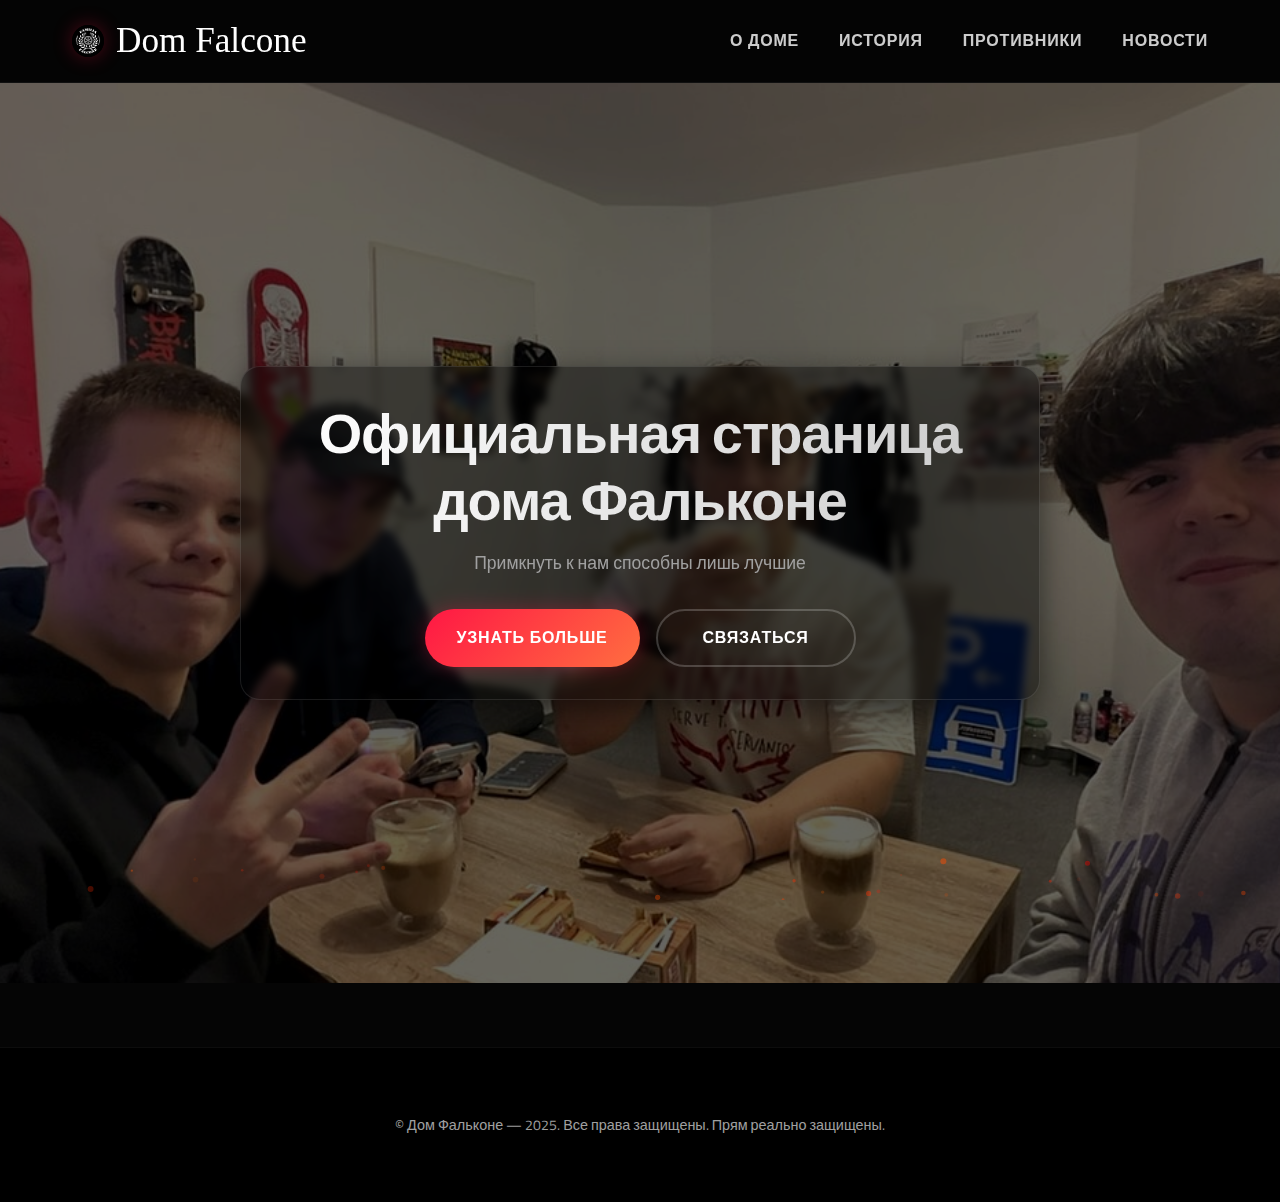
<file: index.html>
<!doctype html>
<html lang="ru">

<head>
    <meta charset="utf-8">
    <meta name="viewport" content="width=device-width,initial-scale=1">
    <title>Dom Falcone</title>
    <link rel="preconnect" href="https://fonts.googleapis.com">
    <link href="https://fonts.googleapis.com/css2?family=Titillium+Web:wght@300;400;600;700&display=swap"
        rel="stylesheet">
    <link rel="stylesheet" href="/assets/css/style.css?v=1">
    <link rel="icon" href="assets/images/Falcone-circle.png" type="image/png">
</head>

<body>
    <header class="topbar">
        <div class="container topbar-inner">
            <div class="brand">
                <a href="index.html">
                    <div class="logo-mark" style="background: url('assets/images/Falcone.png') no-repeat center/cover;">
                    </div>
                    <span class="brand-title">Dom Falcone</span>
                </a>
            </div>
            <nav class="nav">
                <a href="about.html">О доме</a>
                <a href="history.html">История</a>
                <a href="enemies.html">Противники</a>
                <a href="news.html">Новости</a>
            </nav>
        </div>
    </header>

    <main class="hero">
        <div class="hero-bg" style="background-image: url('assets/images/Falcone-group-enhanced.jpeg');"></div>
        <div class="container hero-content">
            <h1>Официальная страница дома Фальконе</h1>
            <p>Примкнуть к нам способны лишь лучшие</p>
            <div class="actions" style="margin-top: 2rem; display: flex; gap: 1rem; justify-content: center;">
                <a class="btn btn-primary" href="about.html">Узнать больше</a>
                <a class="btn btn-ghost" href="contact.html">Связаться</a>
            </div>
        </div>
    </main>

    <footer class="site-footer">
        <div class="container">
            <small>© Дом Фальконе — 2025. Все права защищены. Прям реально защищены.</small>
        </div>
    </footer>
    <script src="/assets/js/main.js"></script>
</body>

</html>
</file>
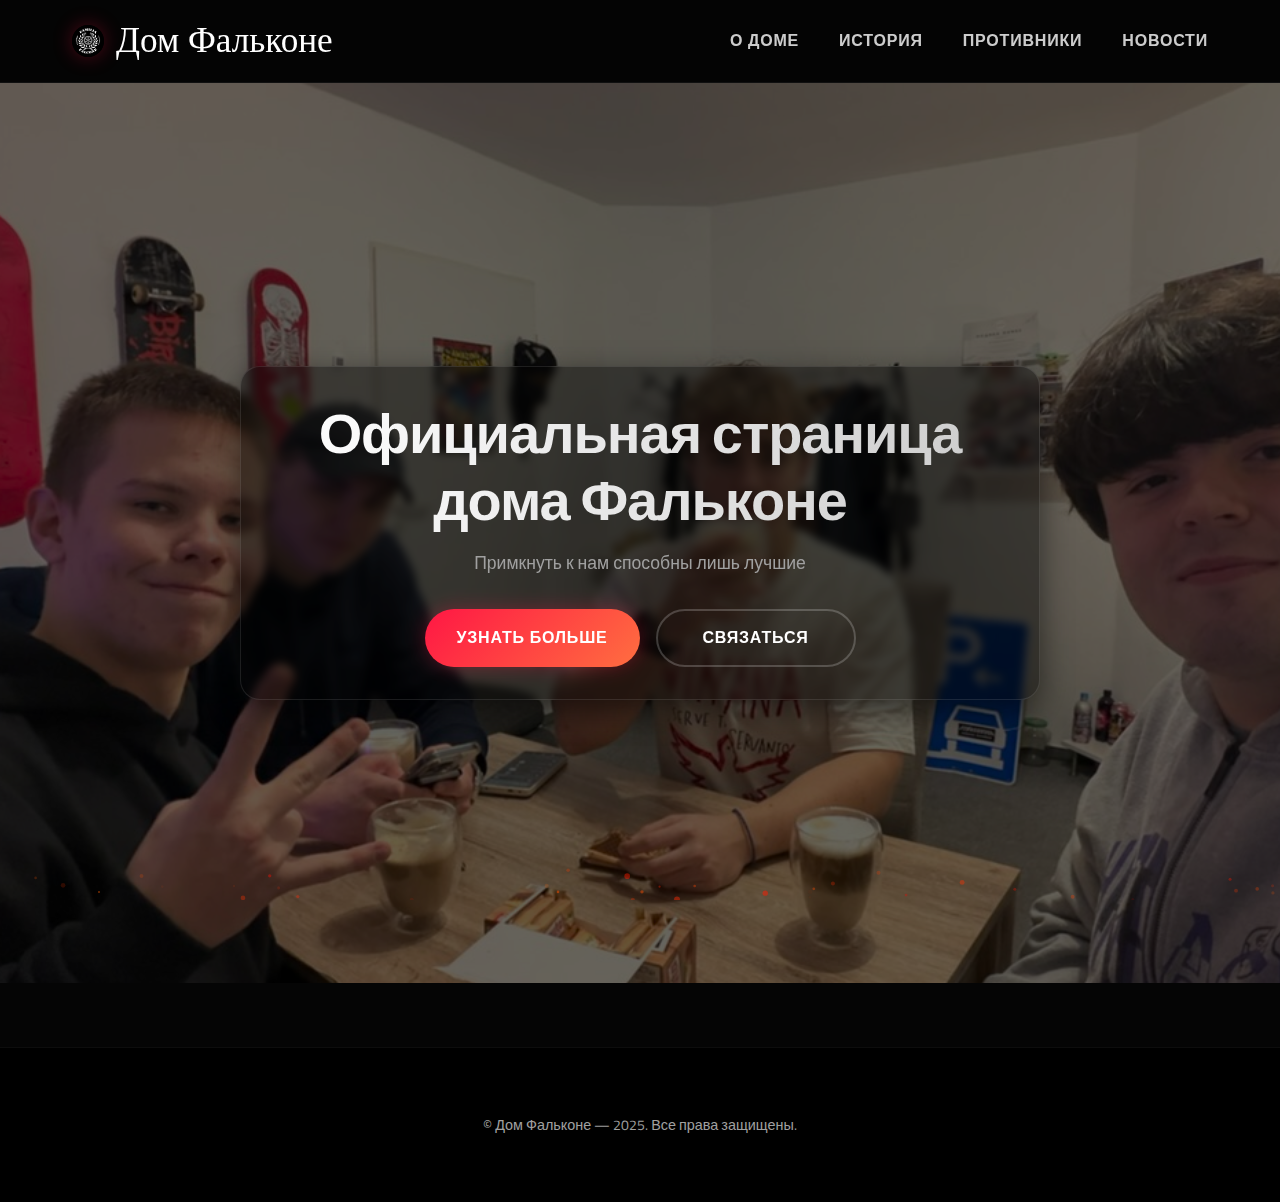
<file: public_html/index.html>
<!doctype html>
<html lang="ru">

<head>
    <meta charset="utf-8">
    <meta name="viewport" content="width=device-width,initial-scale=1">
    <title>Falcone</title>
    <link rel="preconnect" href="https://fonts.googleapis.com">
    <link href="https://fonts.googleapis.com/css2?family=Titillium+Web:wght@300;400;600;700&display=swap"
        rel="stylesheet">
    <link rel="stylesheet" href="/assets/css/style.css?v=1">
    <link rel="icon" href="assets/images/Falcone-circle.png" type="image/png">
</head>

<body>
    <header class="topbar">
        <div class="container topbar-inner">
            <div class="brand">
                <a href="index.html">
                    <div class="logo-mark" style="background: url('assets/images/Falcone.png') no-repeat center/cover;">
                    </div>
                    <span class="brand-title">Дом Фальконе</span>
                </a>
            </div>
            <nav class="nav">
                <a href="about.html">О доме</a>
                <a href="history.html">История</a>
                <a href="enemies.html">Противники</a>
                <a href="news.html">Новости</a>
            </nav>
        </div>
    </header>

    <main class="hero">
        <div class="hero-bg" style="background-image: url('assets/images/Falcone-group.jpeg');"></div>
        <div class="container hero-content">
            <h1>Официальная страница дома Фальконе</h1>
            <p>Примкнуть к нам способны лишь лучшие</p>
            <div class="actions" style="margin-top: 2rem; display: flex; gap: 1rem; justify-content: center;">
                <a class="btn btn-primary" href="about.html">Узнать больше</a>
                <a class="btn btn-ghost" href="#">Связаться</a>
            </div>
        </div>
    </main>

    <footer class="site-footer">
        <div class="container">
            <small>© Дом Фальконе — 2025. Все права защищены.</small>
        </div>
    </footer>
    <script src="/assets/js/main.js"></script>
</body>

</html>
</file>
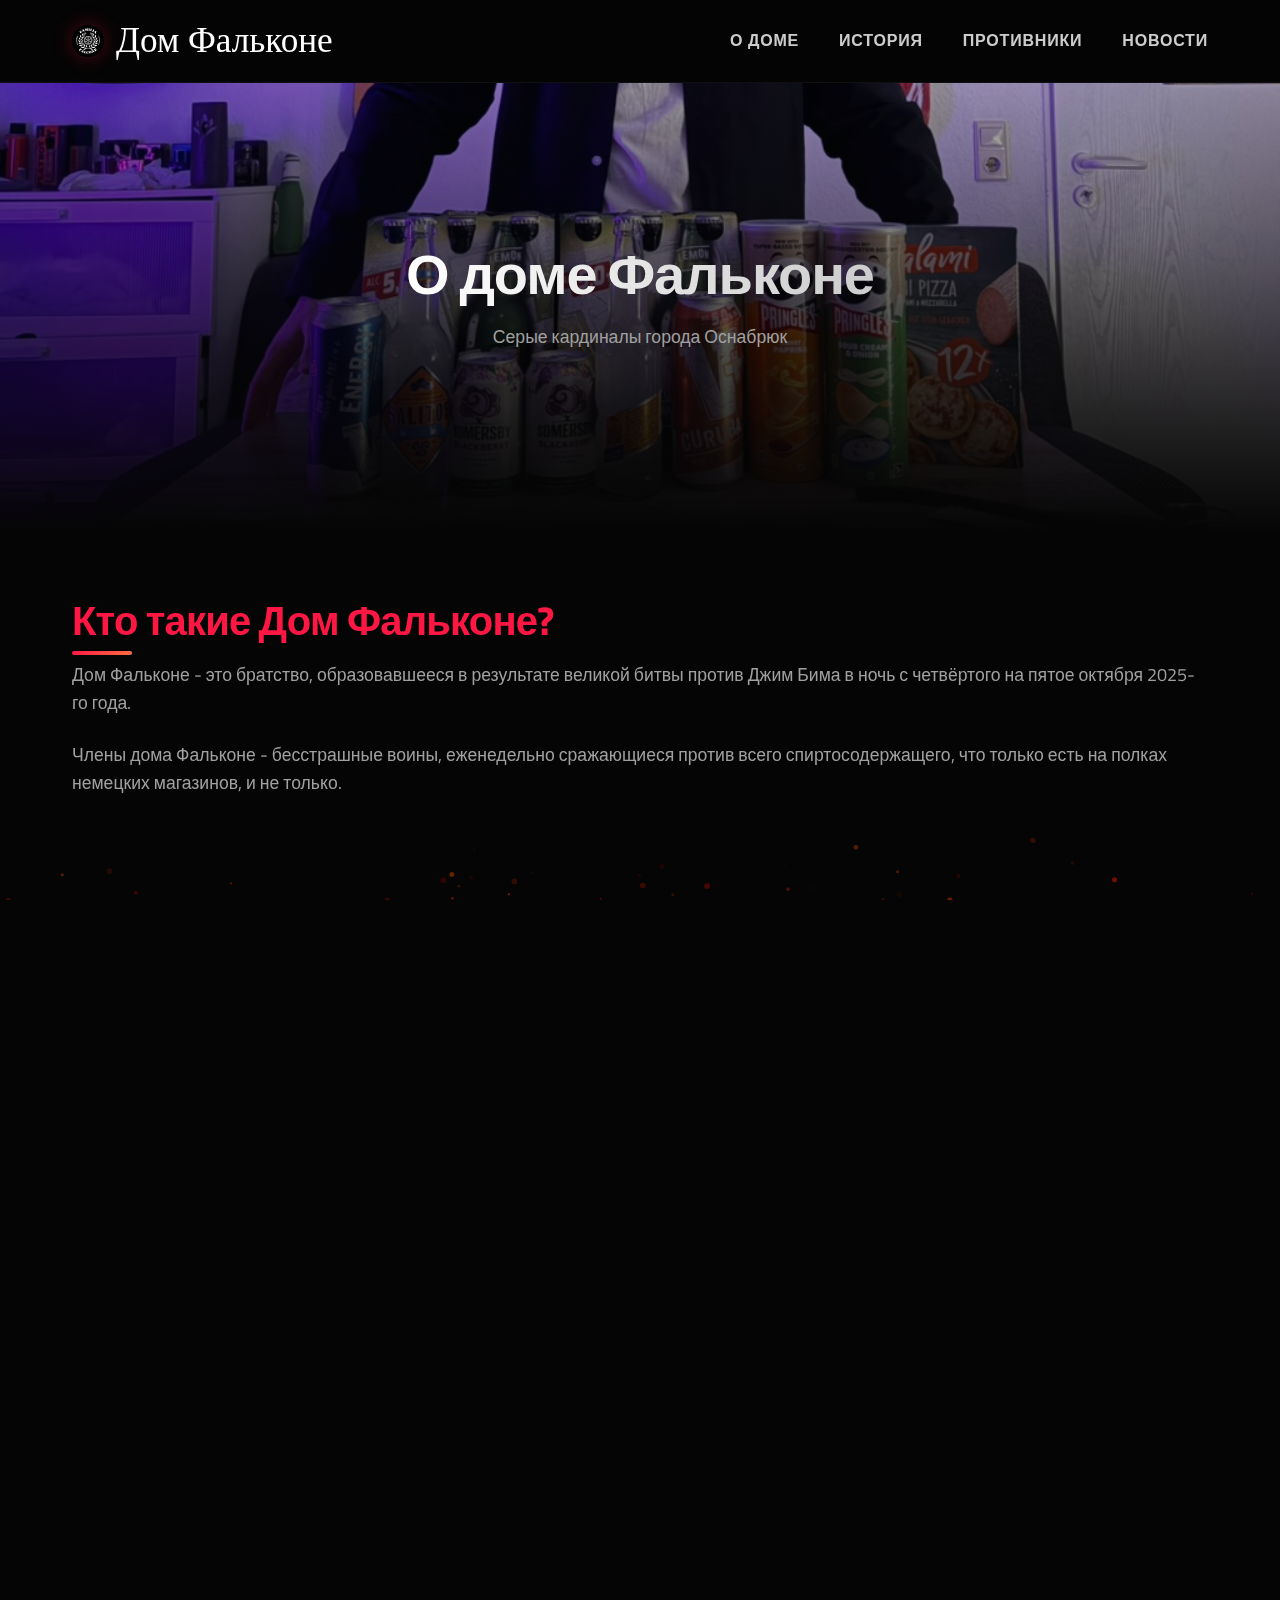
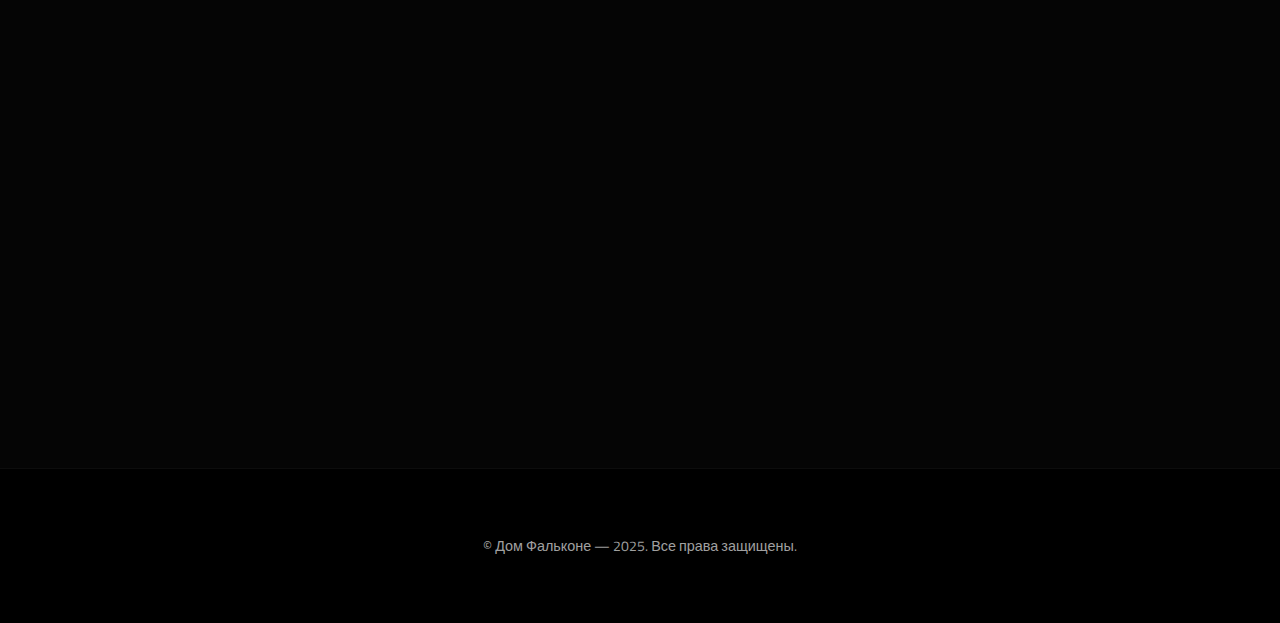
<file: about.html>
<!doctype html>
<html lang="ru">

<head>
    <meta charset="utf-8">
    <meta name="viewport" content="width=device-width,initial-scale=1">
    <title>О доме - Falcone</title>
    <link rel="preconnect" href="https://fonts.googleapis.com">
    <link href="https://fonts.googleapis.com/css2?family=Titillium+Web:wght@300;400;600;700&display=swap"
        rel="stylesheet">
    <link rel="stylesheet" href="/assets/css/style.css?v=1">
    <link rel="icon" href="assets/images/Falcone-circle.png" type="image/png">
</head>

<body>
    <header class="topbar">
        <div class="container topbar-inner">
            <div class="brand">
                <a href="index.html">
                    <div class="logo-mark" style="background: url('assets/images/Falcone.png') no-repeat center/cover;">
                    </div>
                    <span class="brand-title">Дом Фальконе</span>
                </a>
            </div>
            <nav class="nav">
                <a href="about.html">О доме</a>
                <a href="history.html">История</a>
                <a href="enemies.html">Противники</a>
                <a href="news.html">Новости</a>
            </nav>
        </div>
    </header>

    <div class="page-header"
        style="background-image: url('assets/images/about-background.jpeg'); background-position: center 95%;">
        <div class="container">
            <h1>О доме Фальконе</h1>
            <p>Серые кардиналы города Оснабрюк</p>
        </div>
    </div>

    <main class="content-section">
        <div class="container">
            <div class="content-block animate-fade-up">
                <h2>Кто такие Дом Фальконе?</h2>
                <p>Дом Фальконе - это братство, образовавшееся в результате великой битвы против Джим Бима в ночь с
                    четвёртого на пятое октября 2025-го года. </p>
                <p>Члены дома Фальконе - бесстрашные воины, еженедельно сражающиеся против всего спиртосодержащего, что
                    только есть на полках немецких магазинов, и не только.</p>
            </div>

            <div class="features animate-fade-up">
                <div class="card feature-card">
                    <h3>Уважение</h3>
                    <p>Уважение — основа всех наших действий. Во всех наших поступках заложено уважение к великому Дону
                        Фальконе. Вся иерархическая вертикаль Дома Фальконе строится на любви, вере и уважению к Дону.
                    </p>
                </div>
                <div class="card feature-card">
                    <h3>Смелость</h3>
                    <p>Все наши бойцы так или иначе проявили себя в непрекращающихся боях. Священный долг каждого, кто
                        носит титул члена Дома Фальконе, быть готовым в любую секунду отразить удар противника и нанести
                        ему сокрушающее поражение.</p>
                </div>
                <div class="card feature-card">
                    <h3>Верность</h3>
                    <p>Дом Фальконе не терпит предательства. Тот, кто назвался членом Дома Фальконе и присягнул Дону
                        Фальконе на верность, обязан неустанно являться по первому признаку приближающегося боя, дабы
                        предоставить врагу симметричный ответ.</p>
                </div>
            </div>

            <div class="content-block animate-fade-up">
                <h2>Членство в доме</h2>
                <p>Примкнуть к нам способны лишь лучшие. Мы ищем людей с непоколебимой волей, острым умом и верностью
                    идеалам Фальконе.</p>
                <p>Каждый член нашего дома получает поддержку, уважение и возможность стать частью чего-то большего, чем
                    они сами.</p>
            </div>

            <div class="content-block animate-fade-up">
                <h2>Члены Дома</h2>
                <div class="members-gallery">
                    <div class="member-card">
                        <div class="member-image">
                            <img src="assets/images/Arkadii.jpg" alt="Don Falcone">
                        </div>
                        <h3>Don Falcone</h3>
                    </div>
                    <div class="member-card">
                        <div class="member-image">
                            <img src="assets/images/Anton.png" alt="Antone de Snusone">
                        </div>
                        <h3>Antone de Snusone</h3>
                    </div>
                    <div class="member-card">
                        <div class="member-image">
                            <img src="assets/images/Dima.png" alt="Dimone de Patrone">
                        </div>
                        <h3>Dimone de Patrone</h3>
                    </div>
                    <div class="member-card">
                        <div class="member-image">
                            <img src="assets/images/Maksym.jpg" alt="Maxone de Povarone">
                        </div>
                        <h3>Maxone de Povarone</h3>
                    </div>
                </div>
            </div>
        </div>
    </main>

    <footer class="site-footer">
        <div class="container">
            <small>© Дом Фальконе — 2025. Все права защищены.</small>
        </div>
    </footer>
    <script src="/assets/js/main.js"></script>
</body>

</html>
</file>
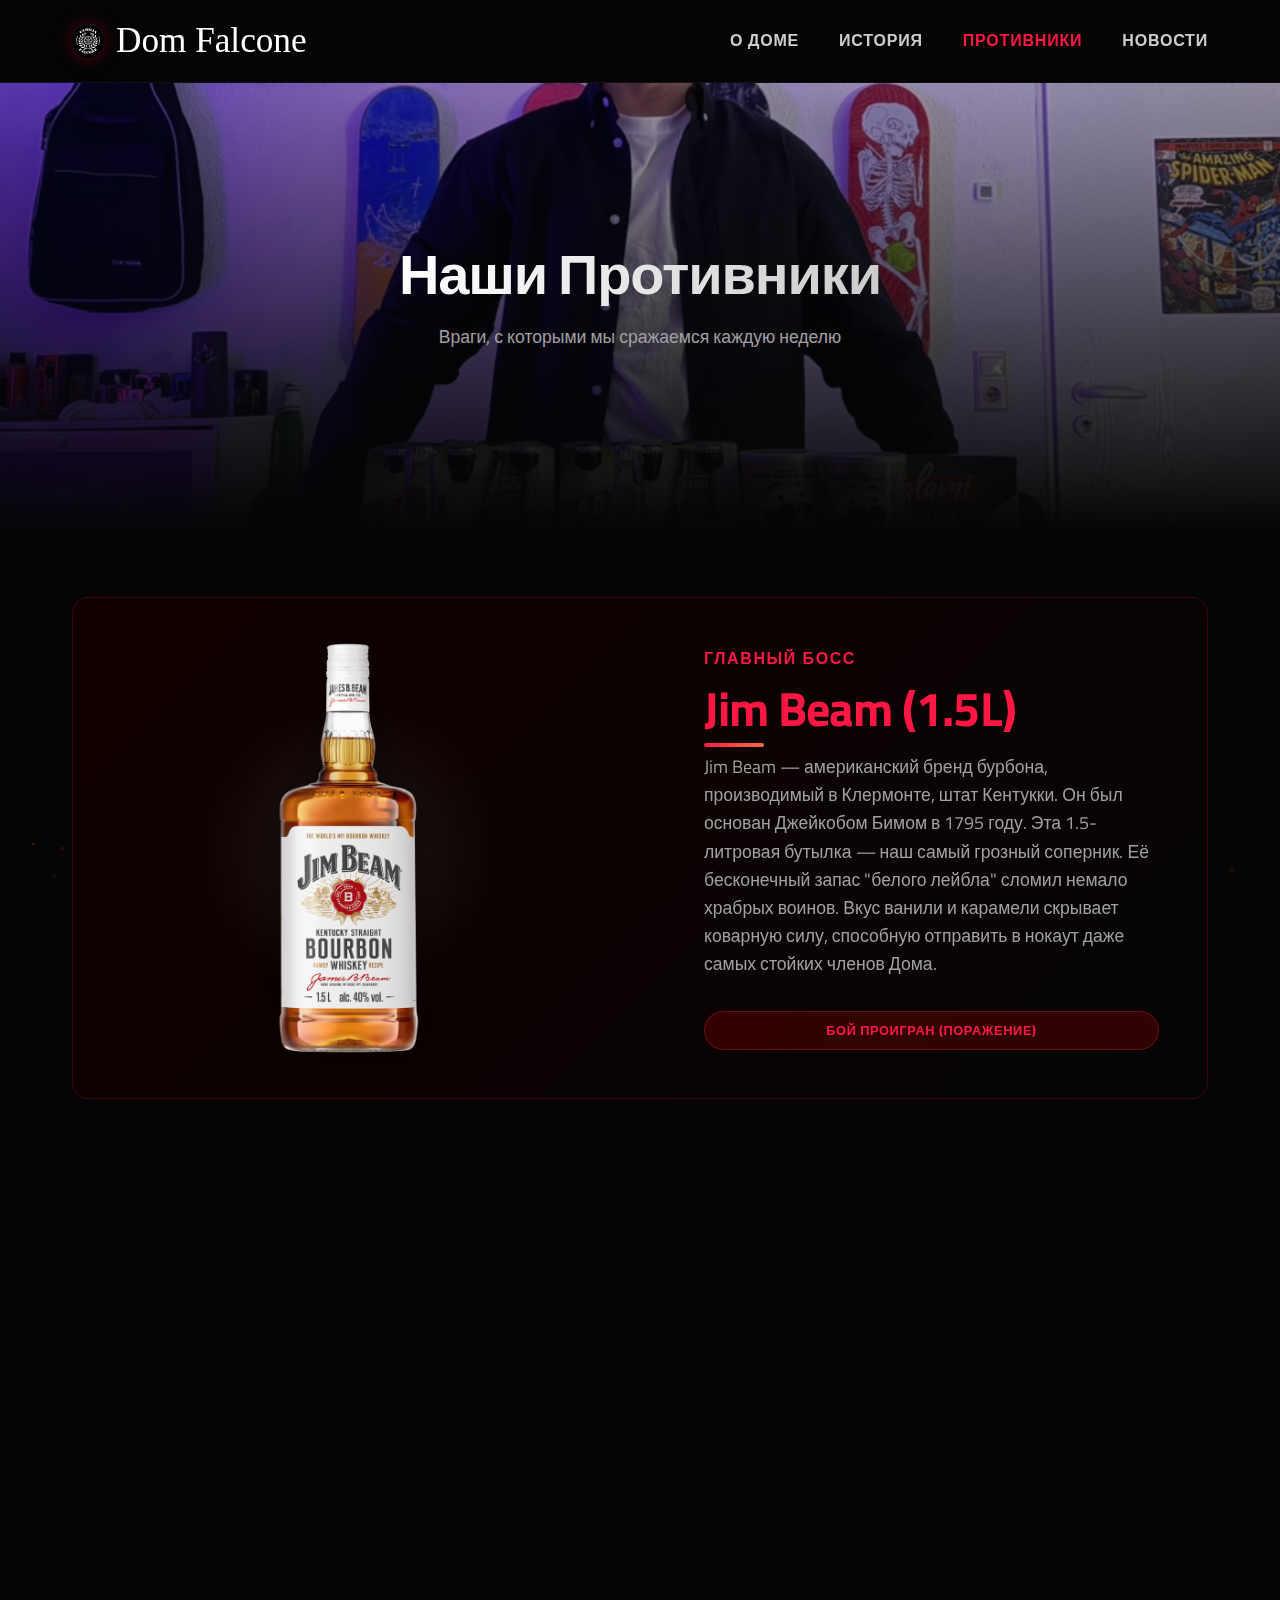
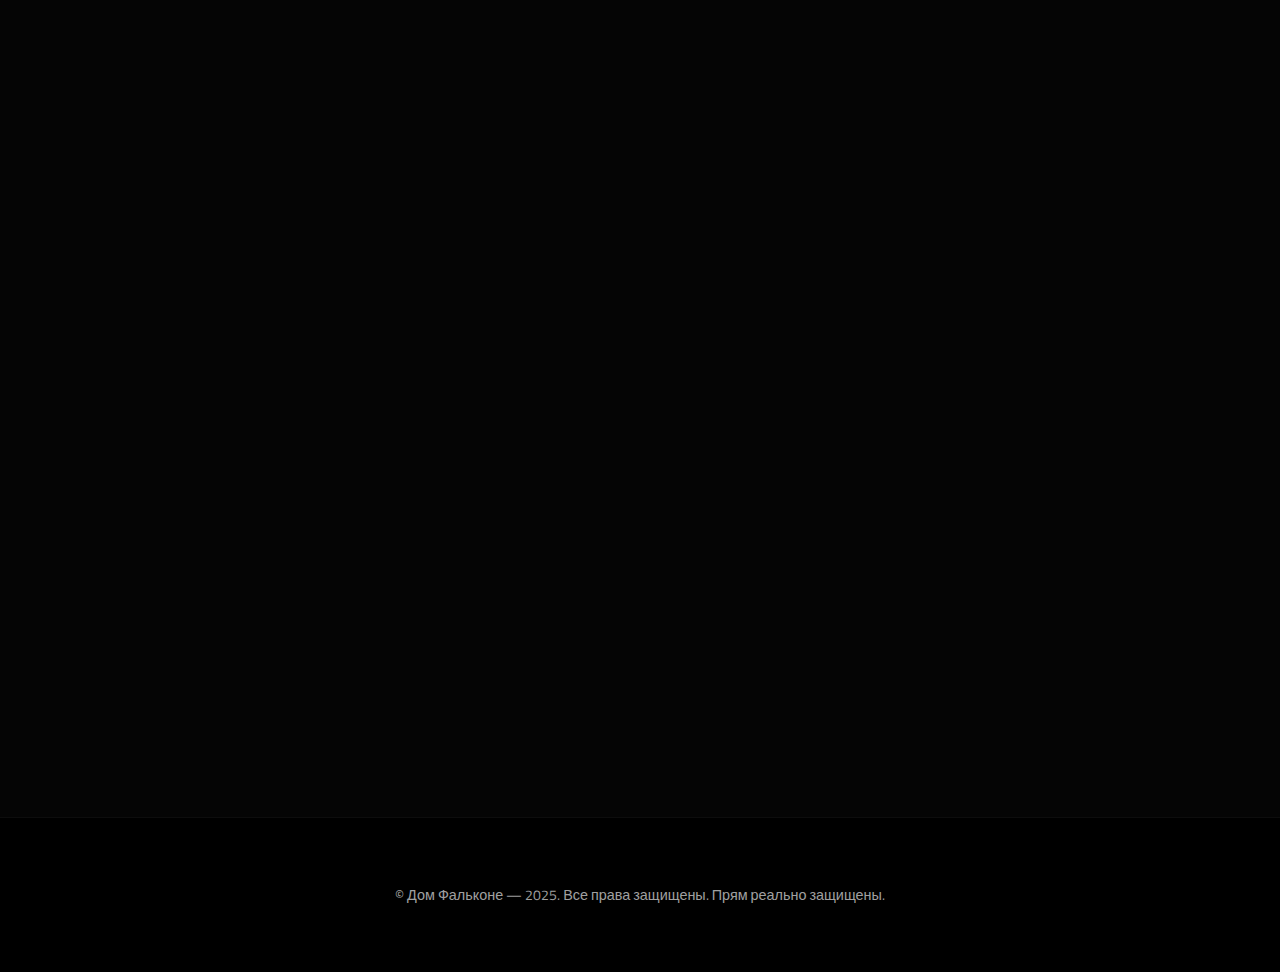
<file: enemies.html>
<!doctype html>
<html lang="ru">

<head>
    <meta charset="utf-8">
    <meta name="viewport" content="width=device-width,initial-scale=1">
    <title>Enemies - Dom Falcone</title>
    <link rel="preconnect" href="https://fonts.googleapis.com">
    <link href="https://fonts.googleapis.com/css2?family=Titillium+Web:wght@300;400;600;700&display=swap"
        rel="stylesheet">
    <link rel="stylesheet" href="/assets/css/style.css?v=1">
    <link rel="icon" href="assets/images/Falcone-circle.png" type="image/png">
    <style>
        .enemy-card {
            background: var(--color-surface);
            border: 1px solid rgba(255, 255, 255, 0.05);
            border-radius: 16px;
            overflow: hidden;
            transition: var(--transition);
            display: flex;
            flex-direction: column;
        }

        .enemy-card:hover {
            transform: translateY(-5px);
            box-shadow: var(--shadow-lg);
            border-color: rgba(255, 255, 255, 0.1);
        }

        .enemy-image-container {
            width: 100%;
            height: 300px;
            background: #fff;
            /* White background for bottles */
            display: flex;
            align-items: center;
            justify-content: center;
            padding: 1rem;
            position: relative;
        }

        .enemy-image {
            max-height: 100%;
            max-width: 100%;
            object-fit: contain;
            transition: transform 0.5s ease;
        }

        .enemy-card:hover .enemy-image {
            transform: scale(1.1);
        }

        .enemy-content {
            padding: 1.5rem;
            flex-grow: 1;
            display: flex;
            flex-direction: column;
        }

        .enemy-title {
            font-size: 1.5rem;
            color: white;
            margin-bottom: 0.5rem;
        }

        .enemy-description {
            font-size: 0.95rem;
            color: var(--color-text-muted);
            margin-bottom: 1.5rem;
            flex-grow: 1;
        }

        .battle-status {
            padding: 0.5rem 1rem;
            border-radius: 50px;
            font-weight: 700;
            text-transform: uppercase;
            font-size: 0.8rem;
            text-align: center;
            letter-spacing: 0.05em;
        }

        .status-lost {
            background: rgba(213, 0, 0, 0.2);
            color: #ff1744;
            border: 1px solid rgba(255, 23, 68, 0.3);
        }

        .status-won {
            background: rgba(0, 200, 83, 0.2);
            color: #00e676;
            border: 1px solid rgba(0, 230, 118, 0.3);
        }

        /* Main Enemy Special Styles */
        .main-enemy {
            grid-column: 1 / -1;
            display: grid;
            grid-template-columns: 1fr 1fr;
            gap: 2rem;
            background: linear-gradient(135deg, rgba(20, 0, 0, 0.9), rgba(5, 5, 5, 0.95));
            border: 1px solid rgba(255, 23, 68, 0.2);
        }

        .main-enemy .enemy-image-container {
            height: 500px;
            background: transparent;
        }

        .main-enemy .enemy-image-container::before {
            content: '';
            position: absolute;
            top: 50%;
            left: 50%;
            transform: translate(-50%, -50%);
            width: 300px;
            height: 300px;
            background: radial-gradient(circle, rgba(255, 255, 255, 0.1) 0%, rgba(0, 0, 0, 0) 70%);
            z-index: 0;
        }

        .main-enemy .enemy-image {
            z-index: 1;
            filter: drop-shadow(0 0 20px rgba(0, 0, 0, 0.5));
        }

        .main-enemy .enemy-content {
            justify-content: center;
            padding: 3rem;
        }

        .main-enemy .enemy-title {
            font-size: 3rem;
            color: var(--color-primary);
            margin-bottom: 1rem;
        }

        .main-enemy .enemy-description {
            font-size: 1.1rem;
        }

        @media (max-width: 768px) {
            .main-enemy {
                grid-template-columns: 1fr;
            }

            .main-enemy .enemy-image-container {
                height: 300px;
            }

            .main-enemy .enemy-title {
                font-size: 2rem;
            }
        }
    </style>
</head>

<body>
    <header class="topbar">
        <div class="container topbar-inner">
            <div class="brand">
                <a href="index.html">
                    <div class="logo-mark" style="background: url('assets/images/Falcone.png') no-repeat center/cover;">
                    </div>
                    <span class="brand-title">Dom Falcone</span>
                </a>
            </div>
            <nav class="nav">
                <a href="about.html">О доме</a>
                <a href="history.html">История</a>
                <a href="enemies.html" style="color: var(--color-primary); opacity: 1;">Противники</a>
                <a href="news.html">Новости</a>
            </nav>
        </div>
    </header>

    <div class="page-header" style="background-image: url('assets/images/about-background.jpeg');">
        <div class="container">
            <h1>Наши Противники</h1>
            <p>Враги, с которыми мы сражаемся каждую неделю</p>
        </div>
    </div>

    <main class="container">
        <div class="features">
            <!-- Main Enemy -->
            <div class="enemy-card main-enemy animate-fade-up">
                <div class="enemy-image-container">
                    <img src="assets/images/jim-beam-1.5l-transparent.png" alt="Jim Beam 1.5L" class="enemy-image">
                </div>
                <div class="enemy-content">
                    <div
                        style="text-transform: uppercase; letter-spacing: 0.1em; color: var(--color-primary); margin-bottom: 0.5rem; font-weight: 700;">
                        Главный Босс</div>
                    <h2 class="enemy-title">Jim Beam (1.5L)</h2>
                    <p class="enemy-description">
                        Jim Beam — американский бренд бурбона, производимый в Клермонте, штат Кентукки. Он был основан
                        Джейкобом Бимом в 1795 году.
                        Эта 1.5-литровая бутылка — наш самый грозный соперник. Её бесконечный запас "белого лейбла"
                        сломил немало храбрых воинов.
                        Вкус ванили и карамели скрывает коварную силу, способную отправить в нокаут даже самых стойких
                        членов Дома.
                    </p>
                    <div class="battle-status status-lost">
                        Бой проигран (Поражение)
                    </div>
                </div>
            </div>

            <!-- Other Enemies -->
            <div class="enemy-card animate-fade-up">
                <div class="enemy-image-container">
                    <img src="assets/images/captain-morgan.jpg" alt="Captain Morgan Spiced Gold" class="enemy-image">
                </div>
                <div class="enemy-content">
                    <h3 class="enemy-title">Captain Morgan Spiced Gold</h3>
                    <p class="enemy-description">
                        Названный в честь валлийского капера сэра Генри Моргана, этот пряный ром с Карибских островов
                        славится своим мягким вкусом.
                        Но не дайте пирату обмануть вас - он коварен. Однако, благодаря слаженной работе команды, мы
                        смогли взять его на абордаж.
                    </p>
                    <div class="battle-status status-won">
                        Бой выигран
                    </div>
                </div>
            </div>

            <div class="enemy-card animate-fade-up">
                <div class="enemy-image-container">
                    <img src="assets/images/havana-club.jpg" alt="Havana Club Especial" class="enemy-image">
                </div>
                <div class="enemy-content">
                    <h3 class="enemy-title">Havana Club Especial</h3>
                    <p class="enemy-description">
                        Легендарный кубинский ром, выдержанный в дубовых бочках. Его золотистый цвет и аромат сахарного
                        тростника пытались сбить нас с пути.
                        Битва была жаркой, как ночь в Гаване, но Дом Фальконе вышел победителем.
                    </p>
                    <div class="battle-status status-won">
                        Бой выигран
                    </div>
                </div>
            </div>

            <div class="enemy-card animate-fade-up">
                <div class="enemy-image-container">
                    <img src="assets/images/jim-beam-cherry.jpg" alt="Jim Beam Black Cherry" class="enemy-image">
                </div>
                <div class="enemy-content">
                    <h3 class="enemy-title">Jim Beam Black Cherry</h3>
                    <p class="enemy-description">
                        Коварный младший брат нашего главного врага. Смесь бурбона и ликера из черной вишни.
                        Сладкий, но опасный. Мы ожидали подвоха от семьи Бимов, поэтому нанесли превентивный удар и
                        уничтожили его до последней капли.
                    </p>
                    <div class="battle-status status-won">
                        Бой выигран
                    </div>
                </div>
            </div>

            <div class="enemy-card animate-fade-up">
                <div class="enemy-image-container">
                    <img src="assets/images/pott-rum.jpg" alt="Pott Rum 40" class="enemy-image">
                </div>
                <div class="enemy-content">
                    <h3 class="enemy-title">Pott Rum</h3>
                    <p class="enemy-description">
                        "Der Gute Pott". Немецкая классика с высоким градусом. Этот ром суров, как северное море.
                        Он пытался сломить наш дух своей прямолинейностью, но мы оказались крепче.
                    </p>
                    <div class="battle-status status-won">
                        Бой выигран
                    </div>
                </div>
            </div>

        </div>
    </main>

    <footer class="site-footer">
        <div class="container">
            <small>© Дом Фальконе — 2025. Все права защищены. Прям реально защищены.</small>
        </div>
    </footer>
    <script src="/assets/js/main.js"></script>
</body>

</html>
</file>
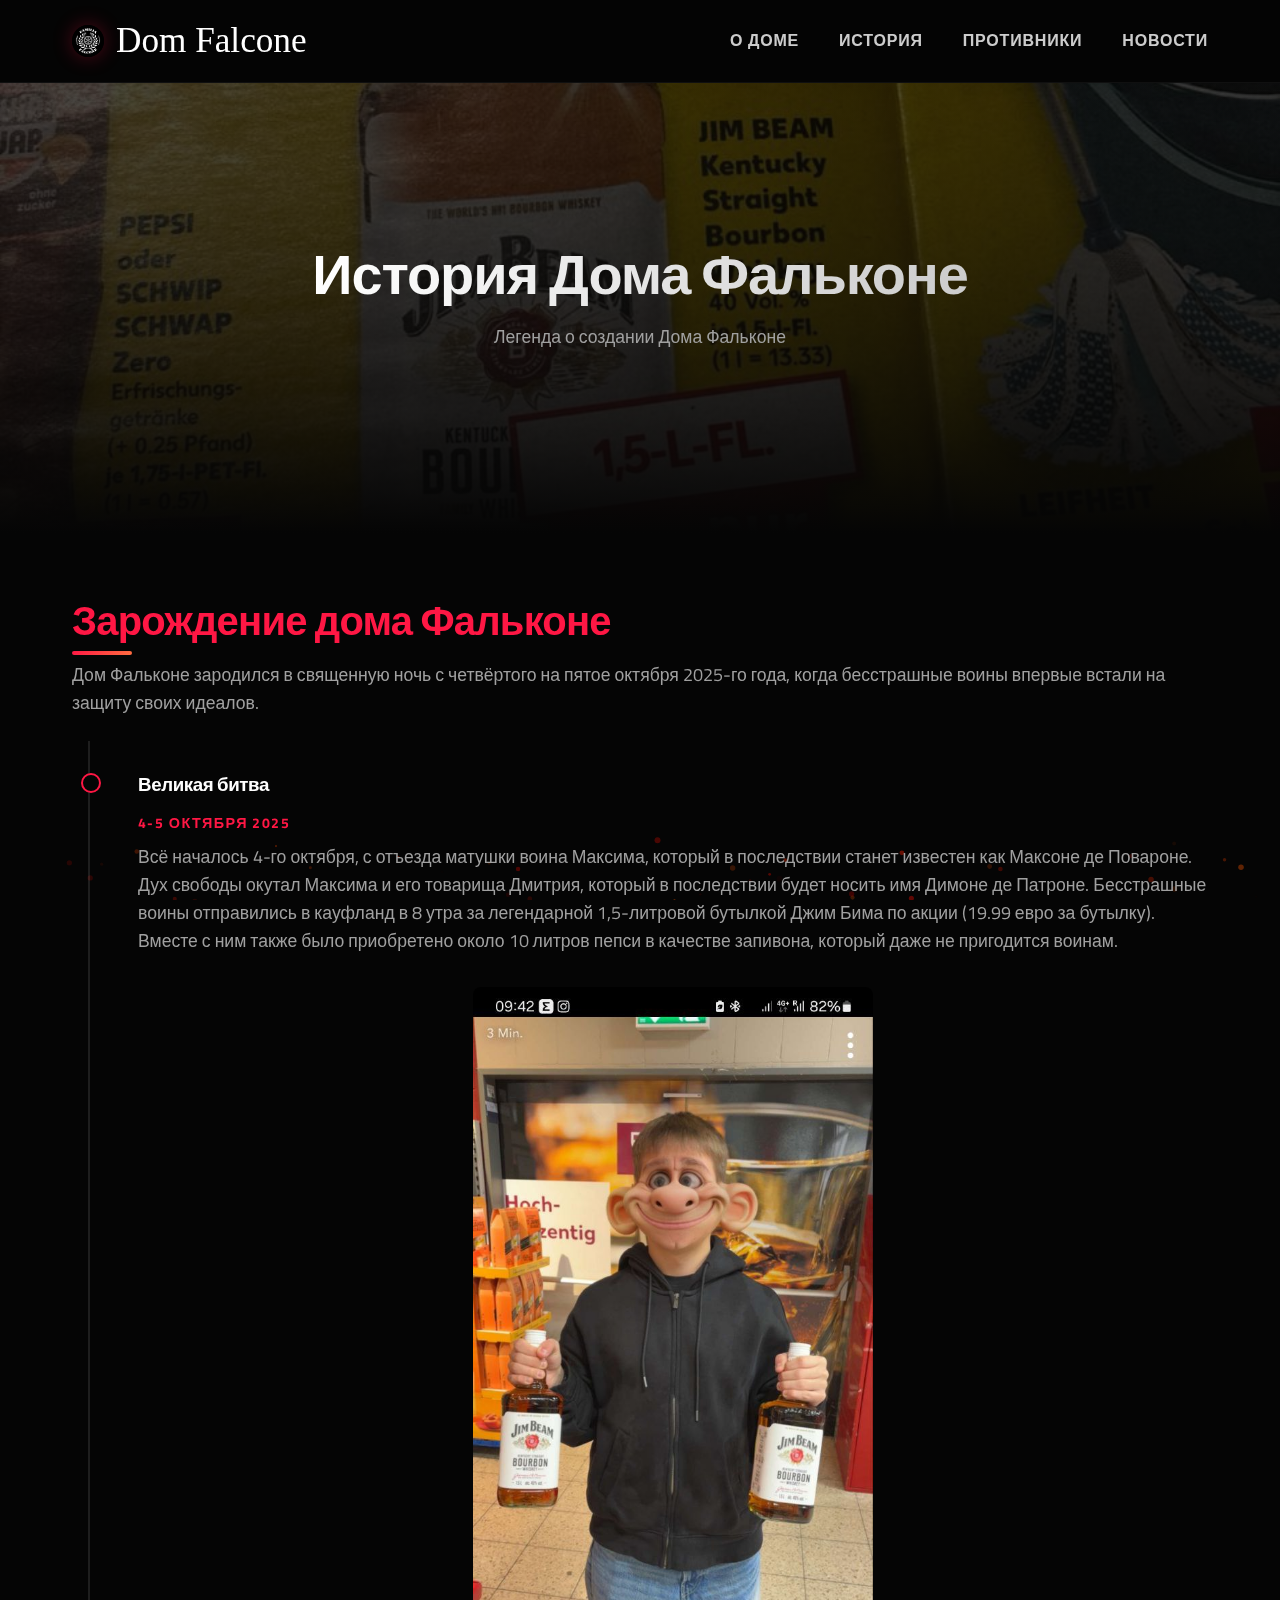
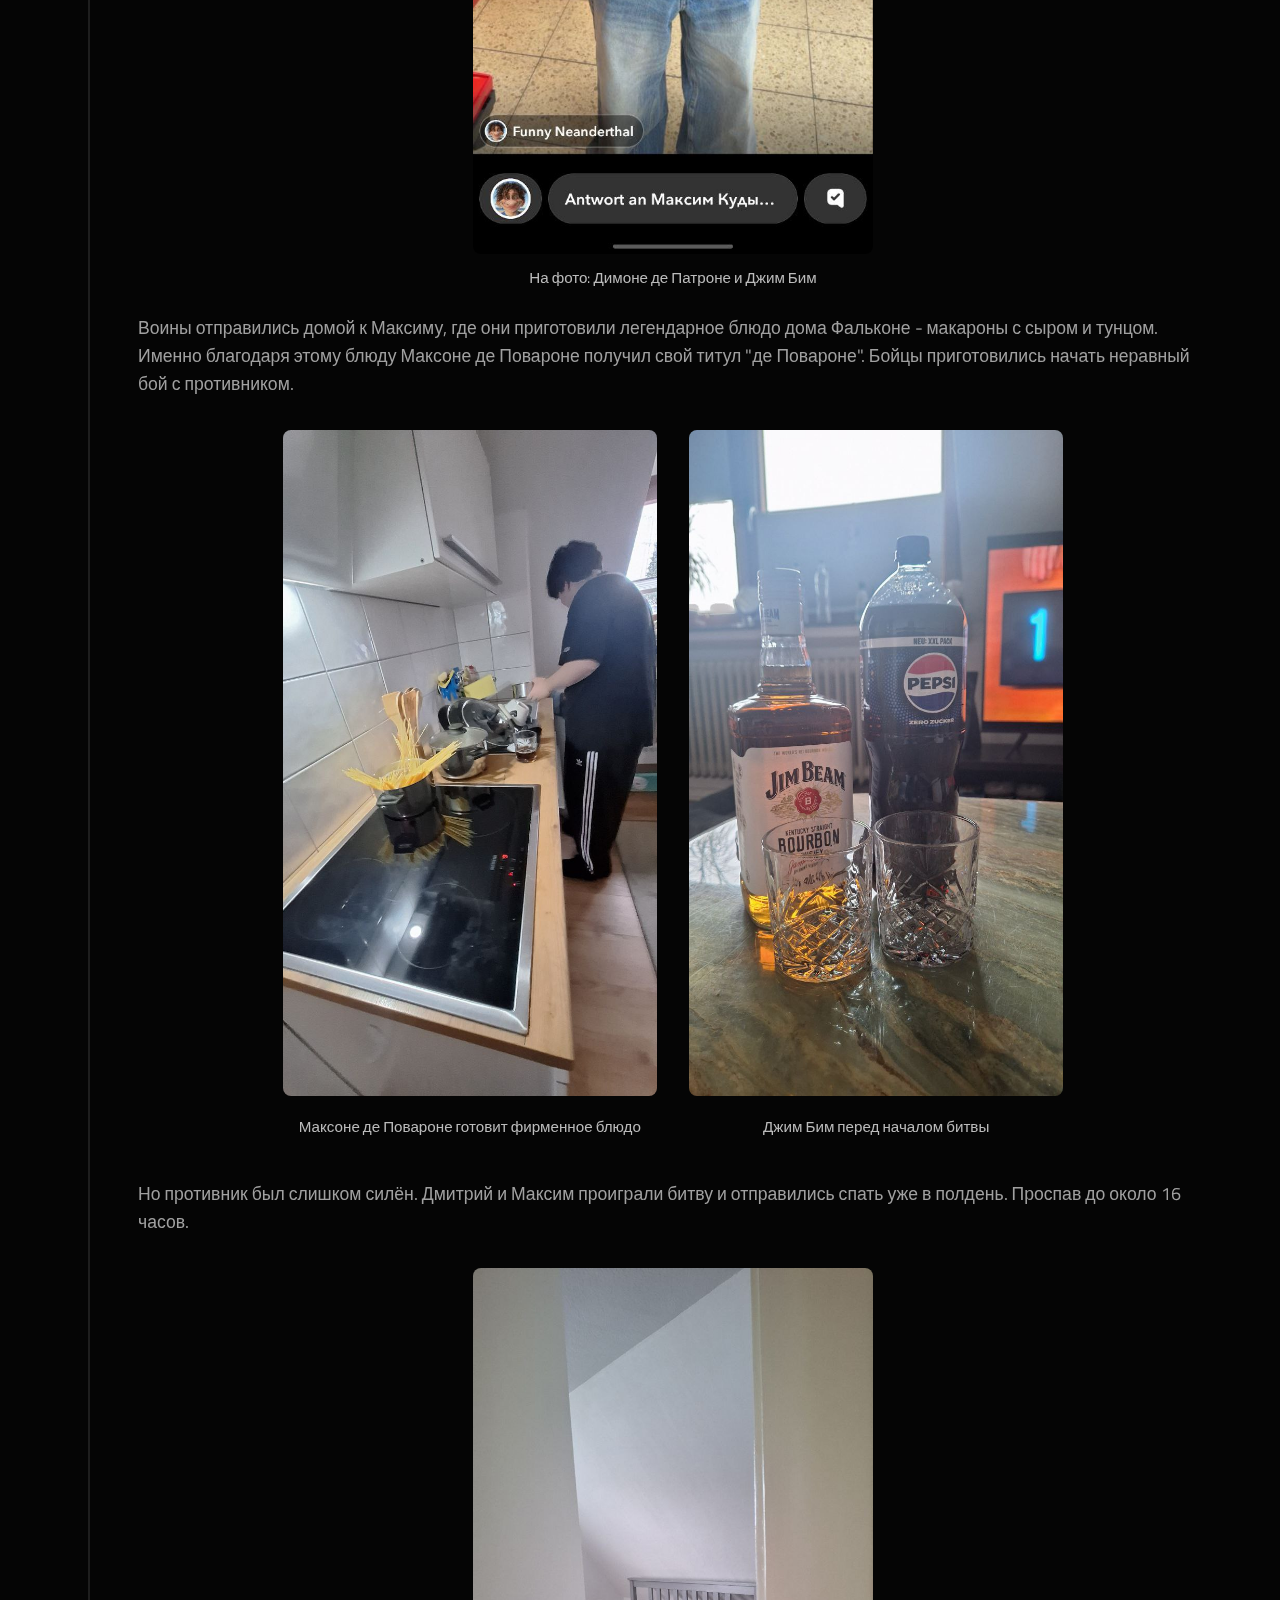
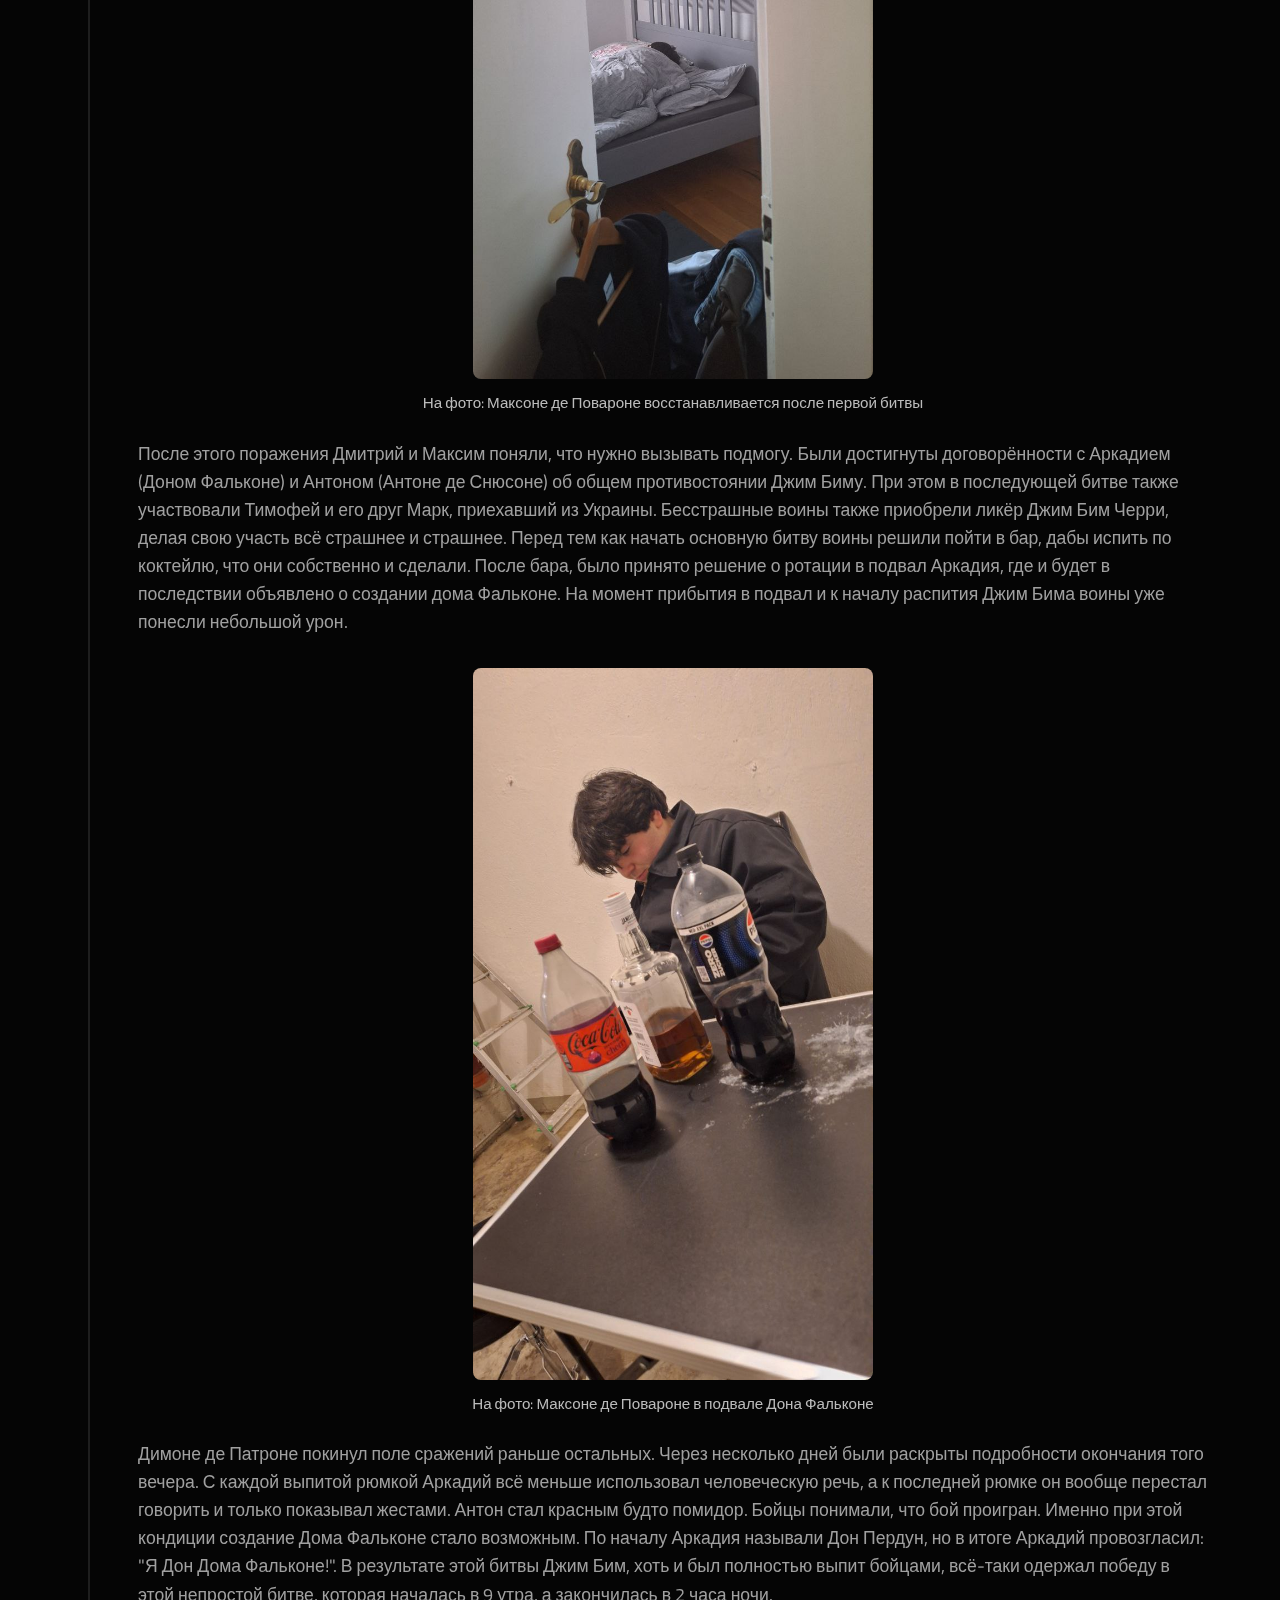
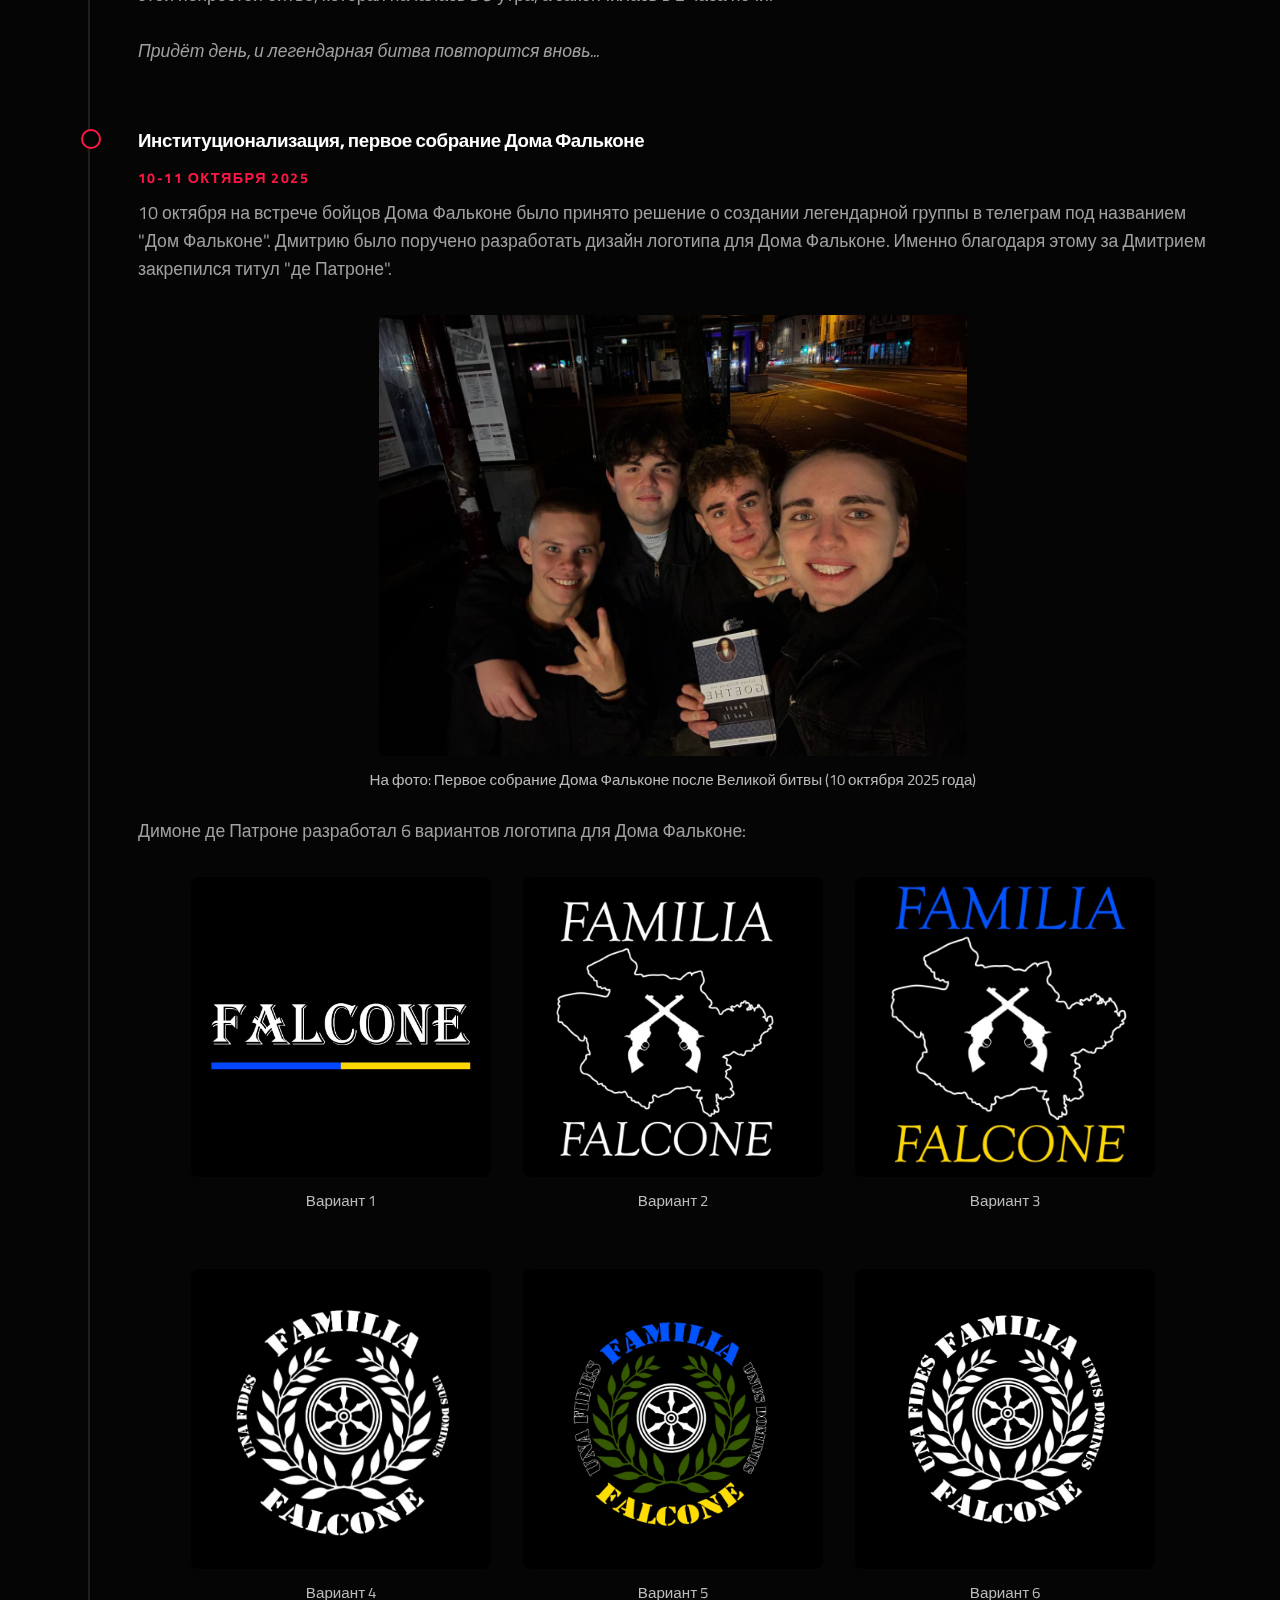
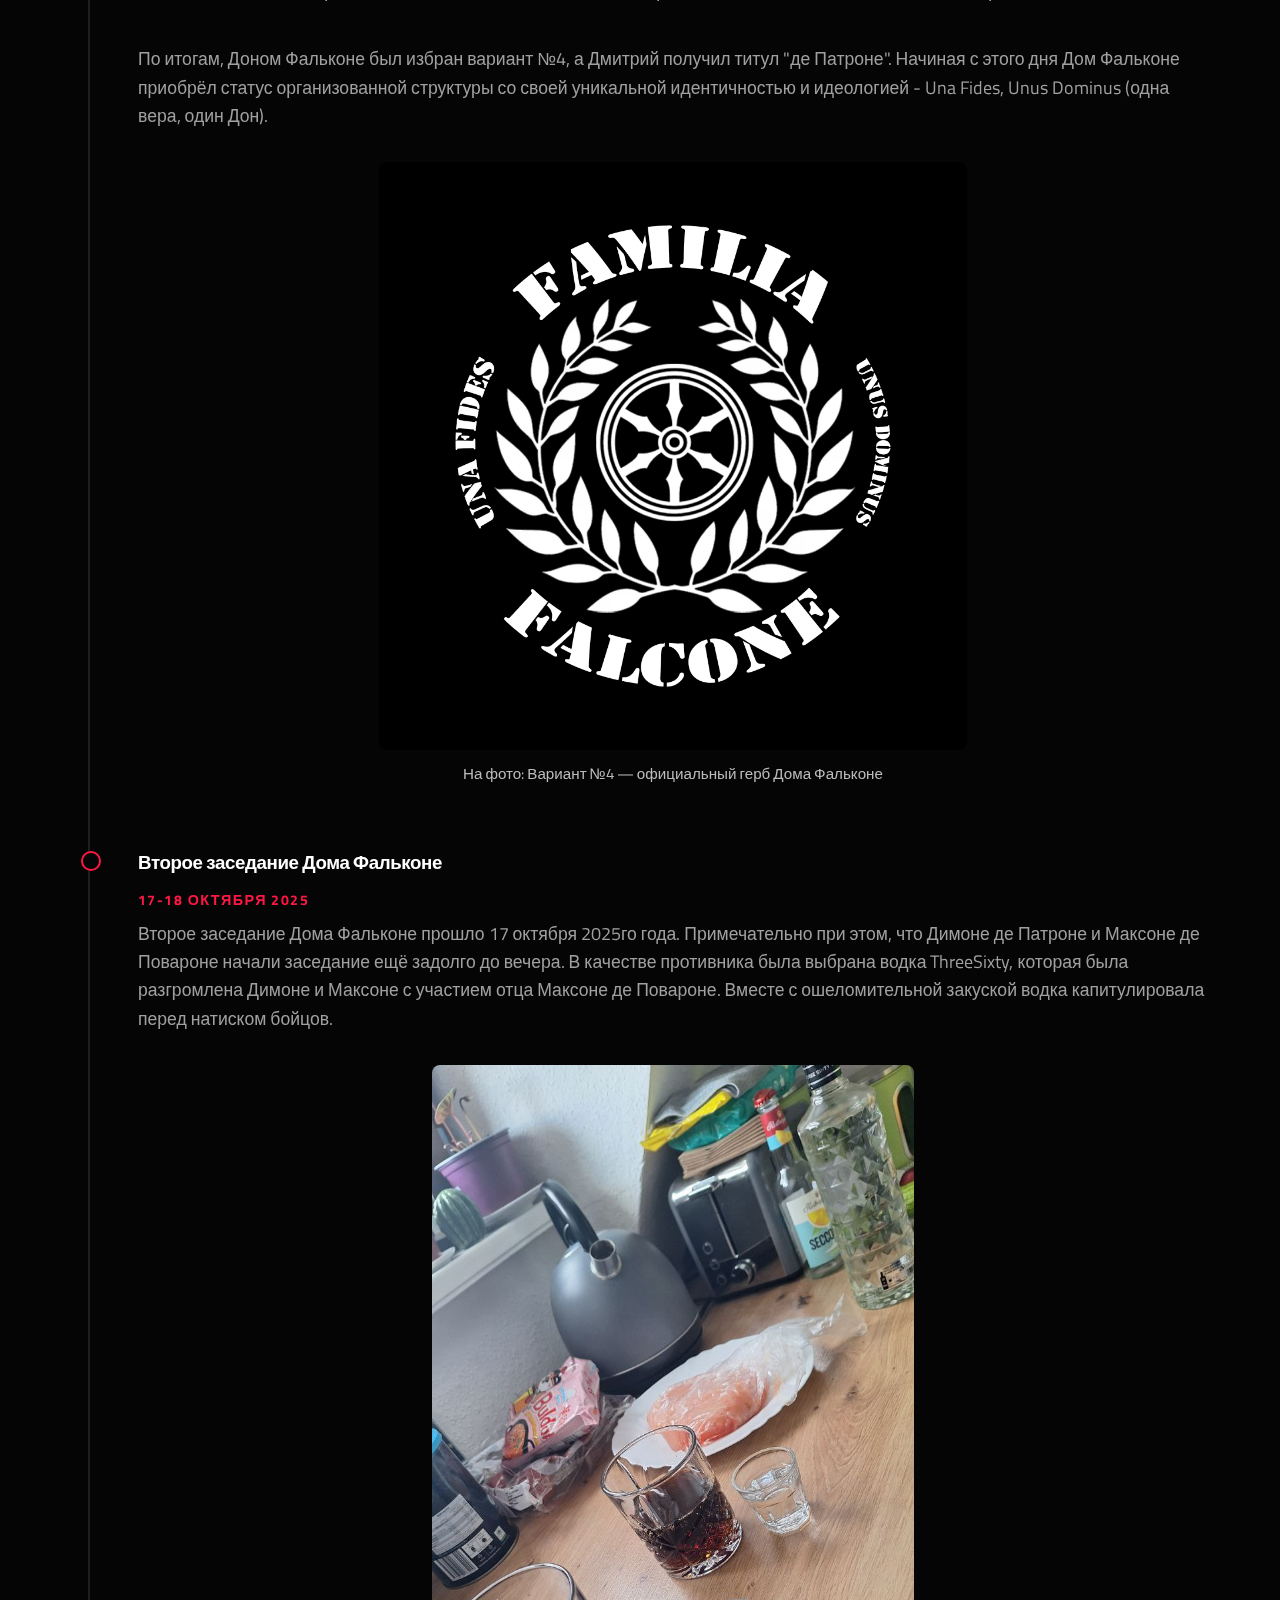
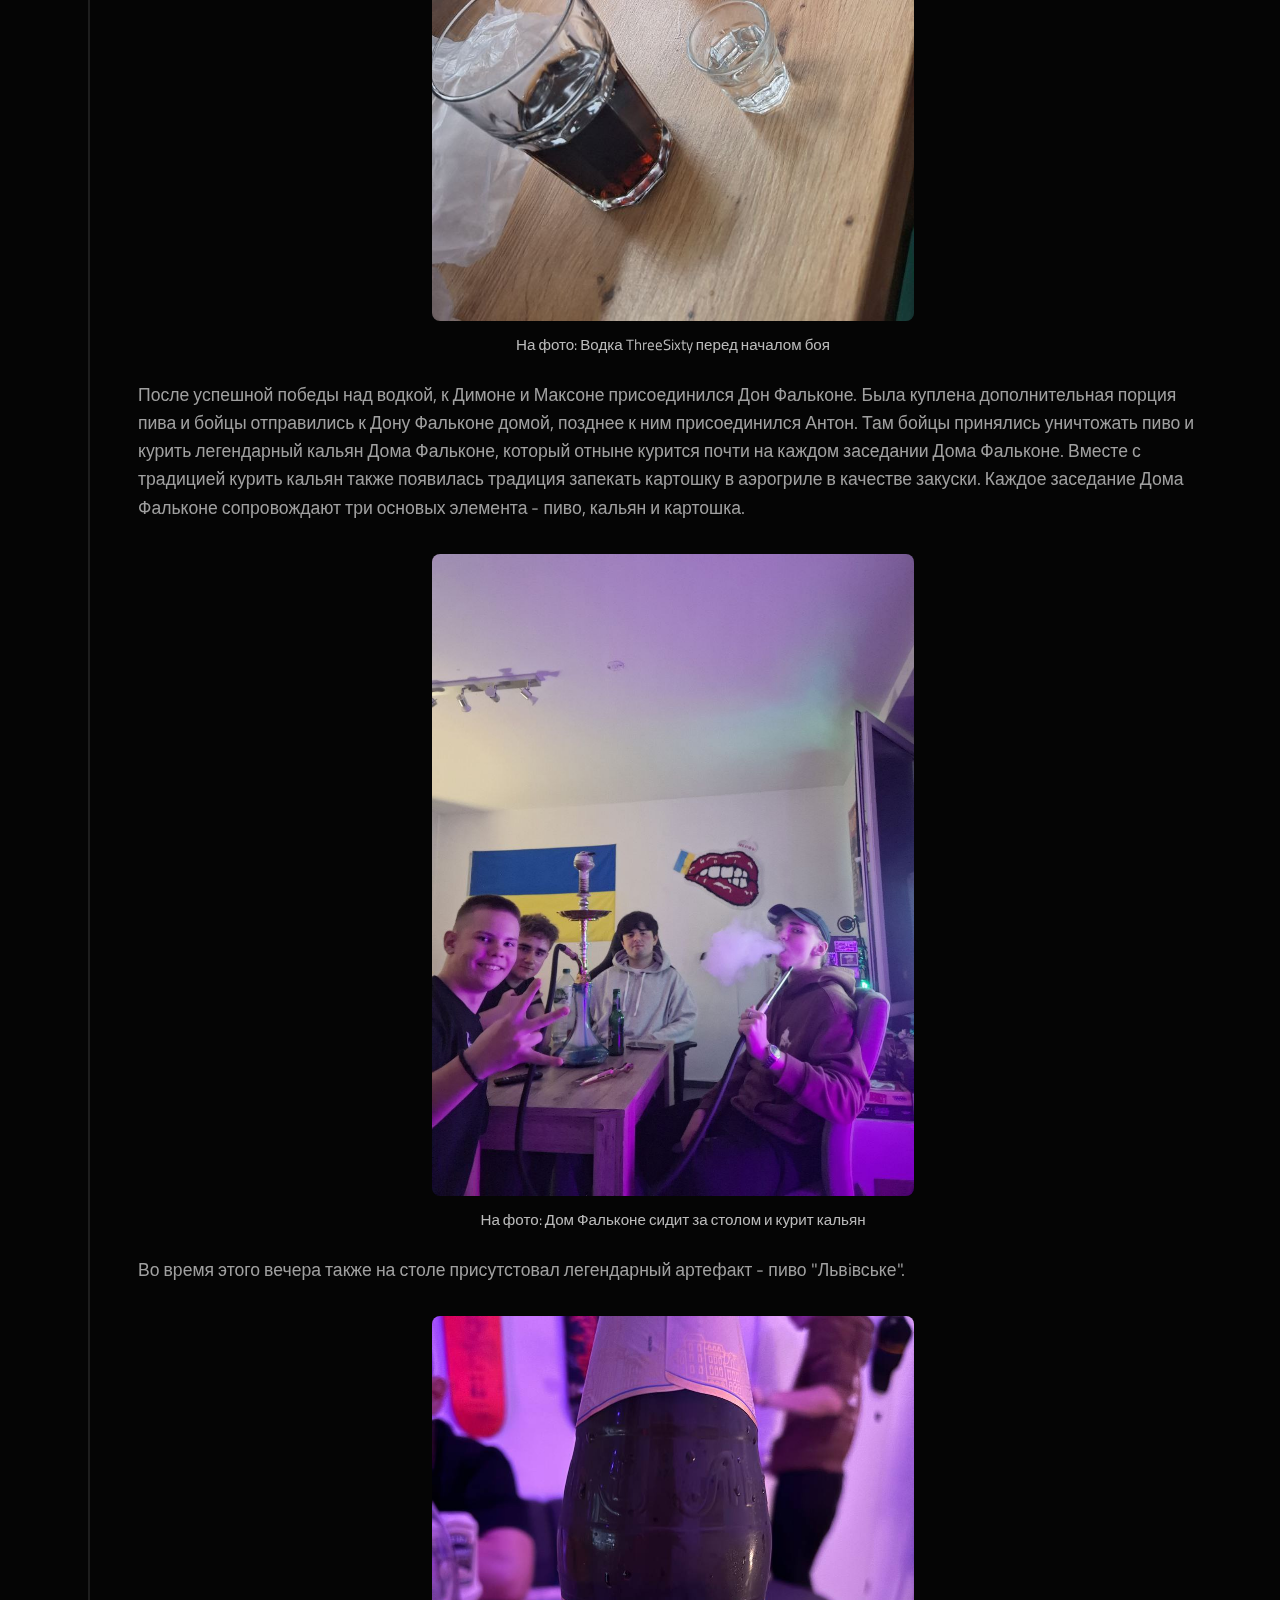
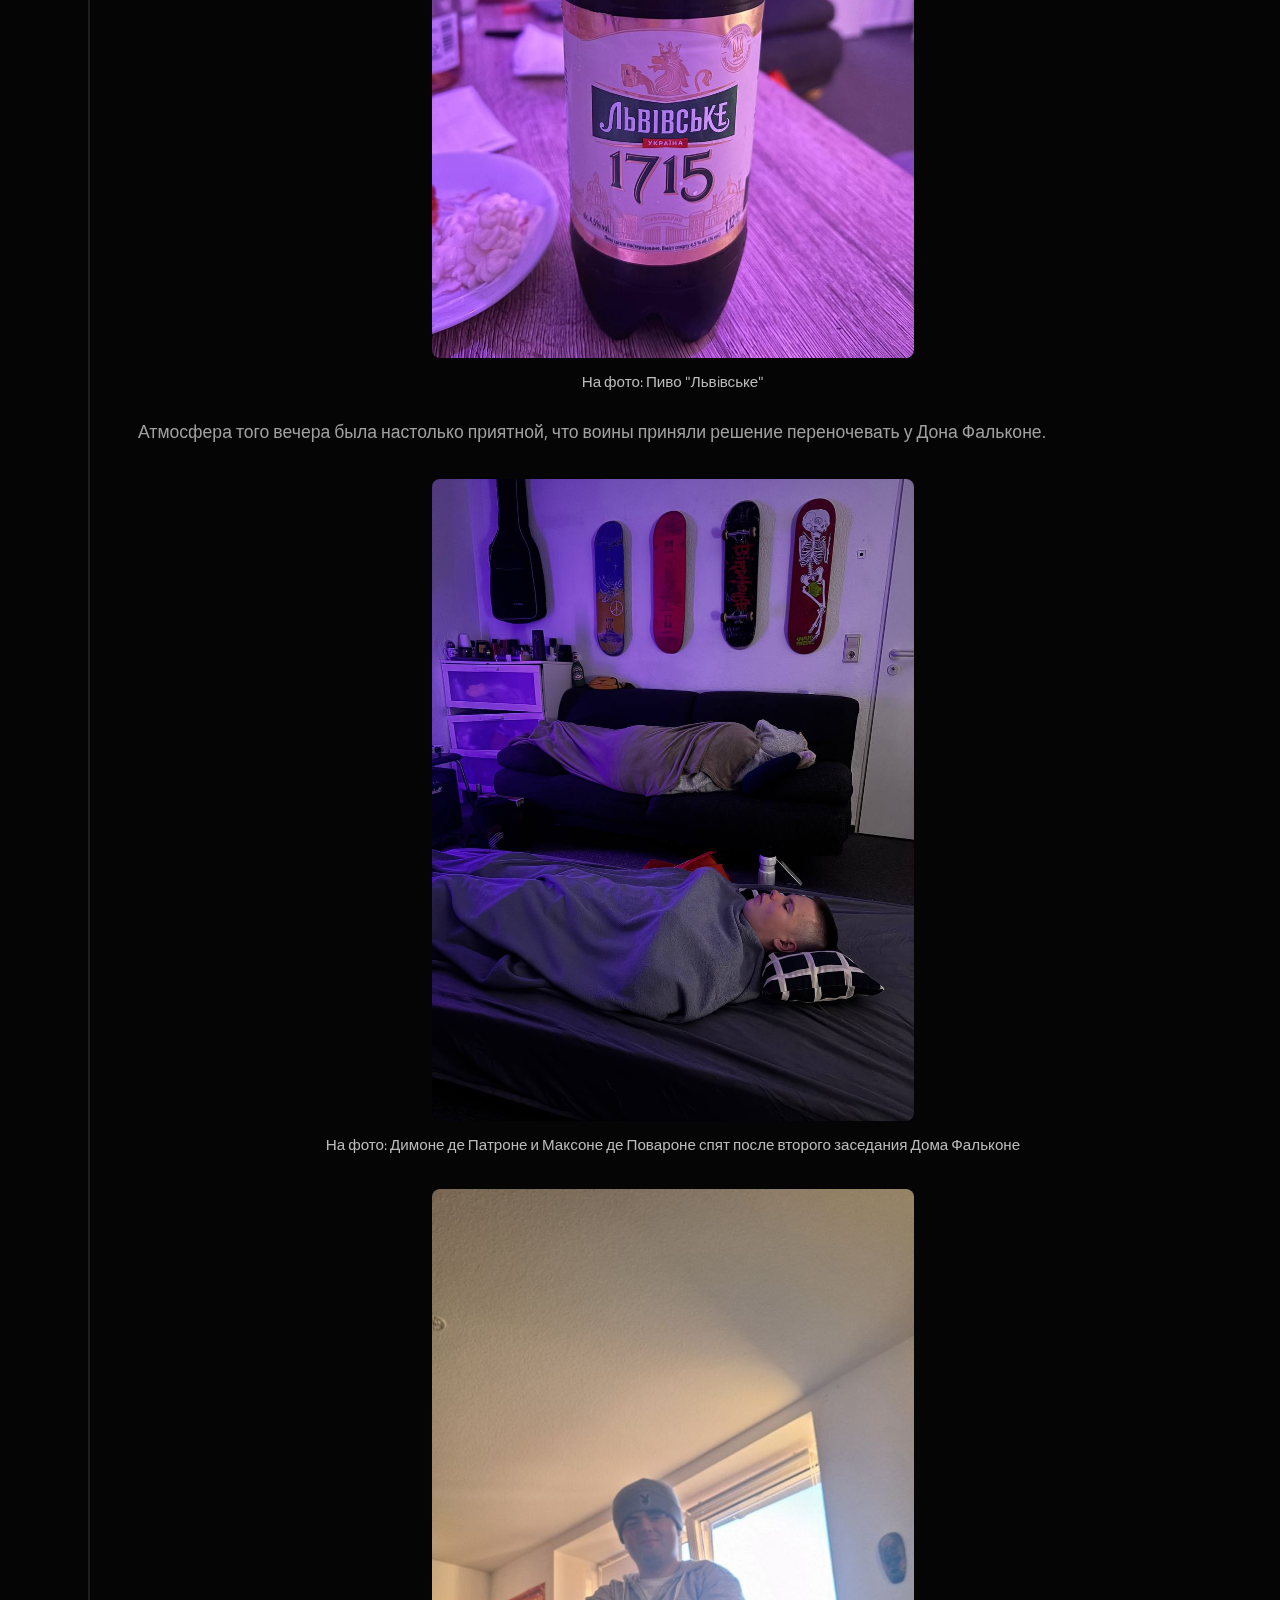
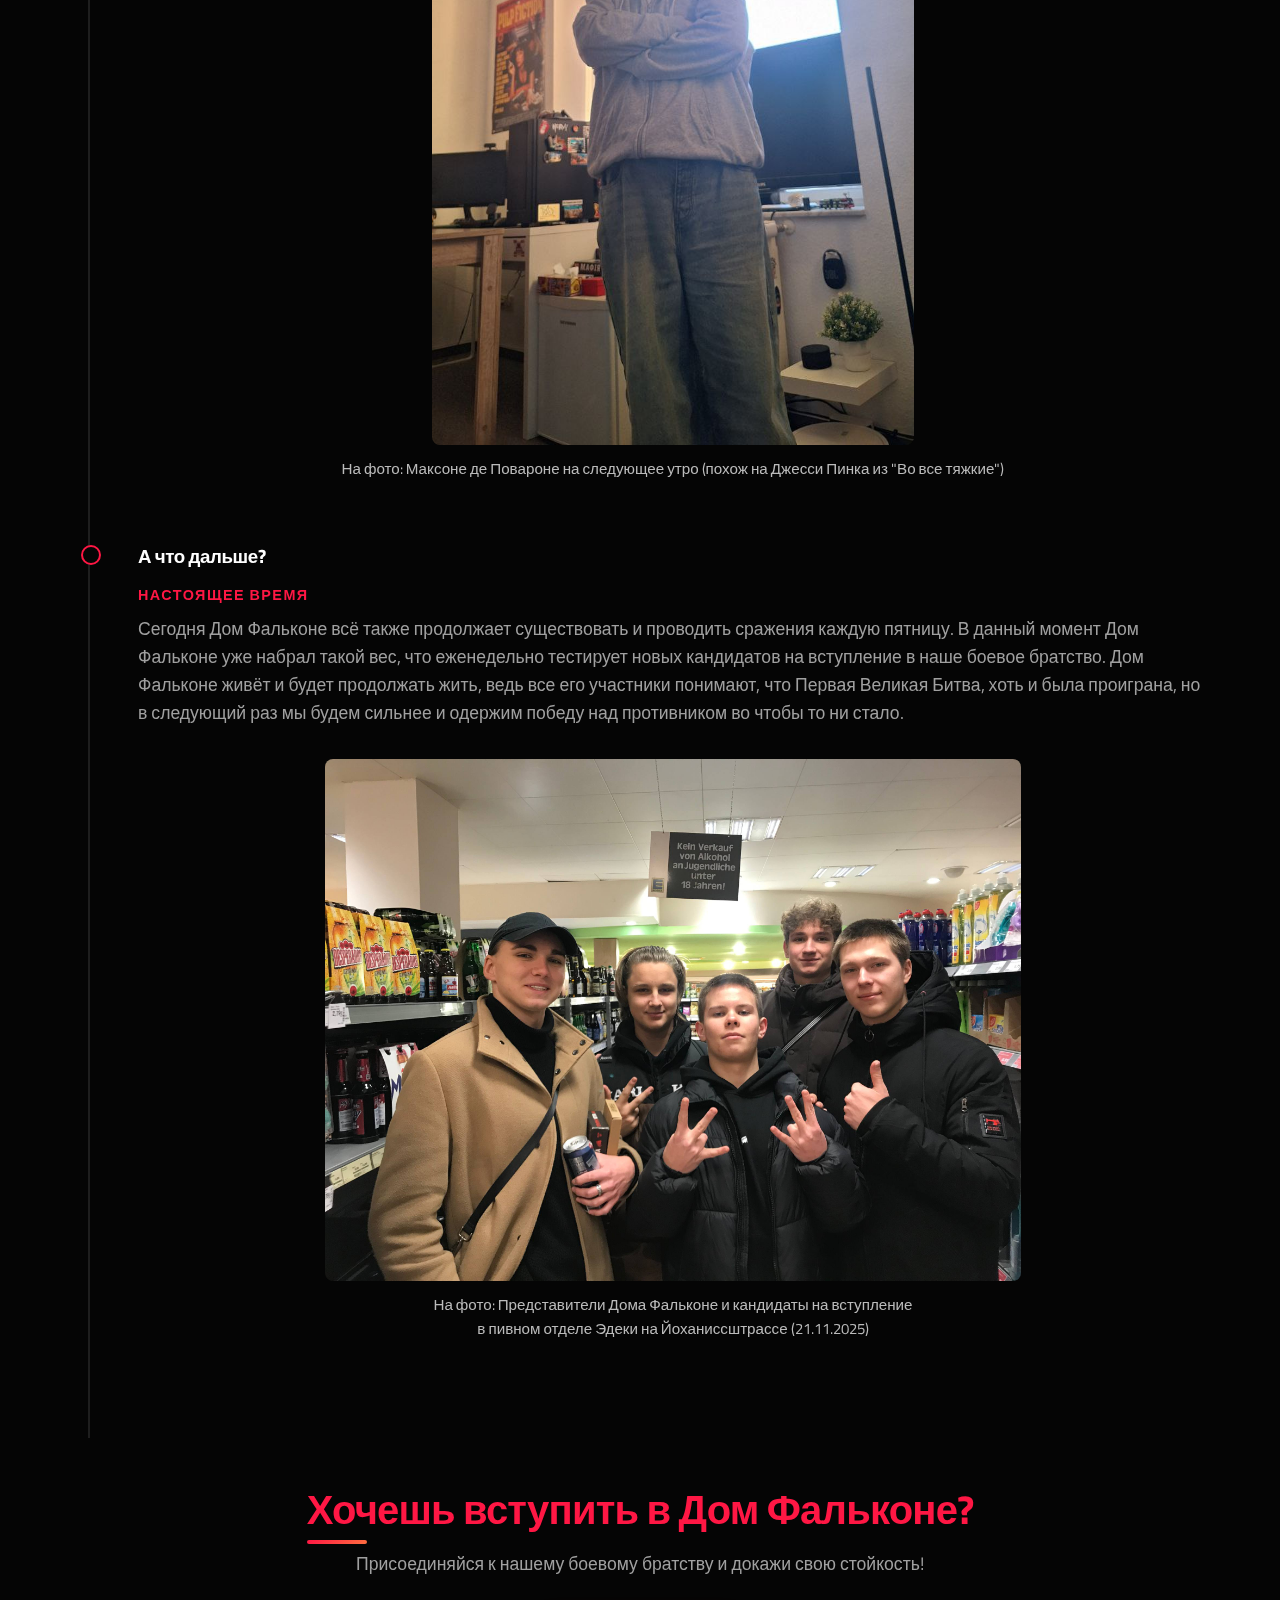
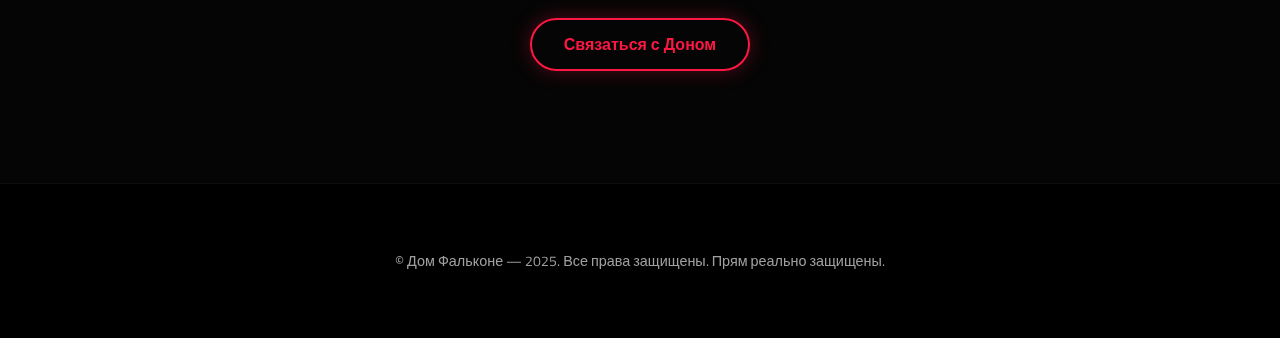
<file: history.html>
<!doctype html>
<html lang="ru">

<head>
    <meta charset="utf-8">
    <meta name="viewport" content="width=device-width,initial-scale=1">
    <title>История - Falcone</title>
    <link rel="preconnect" href="https://fonts.googleapis.com">
    <link href="https://fonts.googleapis.com/css2?family=Titillium+Web:wght@300;400;600;700&display=swap"
        rel="stylesheet">
    <link rel="stylesheet" href="./assets/css/style.css?v=1">
    <link rel="icon" href="assets/images/Falcone-circle.png" type="image/png">
</head>

<body>
    <header class="topbar">
        <div class="container topbar-inner">
            <div class="brand">
                <a href="index.html">
                    <div class="logo-mark" style="background: url('assets/images/Falcone.png') no-repeat center/cover;">
                    </div>
                    <span class="brand-title">Dom Falcone</span>
                </a>
            </div>
            <nav class="nav">
                <a href="about.html">О доме</a>
                <a href="history.html">История</a>
                <a href="enemies.html">Противники</a>
                <a href="news.html">Новости</a>
            </nav>
        </div>
    </header>

    <div class="page-header"
        style="background: linear-gradient(rgba(0, 0, 0, 0.6), rgba(0, 0, 0, 0.3)), url('assets/images/JimBeam-Magazin.jpg') center/cover no-repeat; background-position: center 70%;">
        <div class="container">
            <h1>История Дома Фальконе</h1>
            <p>Легенда о создании Дома Фальконе</p>
        </div>
    </div>

    <main class="content-section">
        <div class="container">
            <div class="content-block">
                <h2>Зарождение дома Фальконе</h2>
                <p>Дом Фальконе зародился в священную ночь с четвёртого на пятое октября 2025-го года, когда бесстрашные
                    воины впервые встали на защиту своих идеалов.</p>
            </div>

            <div class="timeline">
                <div class="timeline-item">
                    <h3>Великая битва</h3>
                    <div class="date">4-5 октября 2025</div>
                    <p>Всё началось 4-го октября, с отъезда матушки воина Максима, который в последствии станет известен
                        как Максоне де Повароне. Дух свободы окутал Максима и его товарища Дмитрия, который в
                        последствии будет носить имя Димоне де Патроне. Бесстрашные воины отправились в кауфланд в 8
                        утра за легендарной 1,5-литровой бутылкой Джим Бима по акции (19.99 евро за бутылку). Вместе с
                        ним также было приобретено около 10 литров пепси в качестве запивона, который даже не пригодится
                        воинам.</p>
                    <div style="display: flex; gap: 2rem; justify-content: center; flex-wrap: wrap; margin-top: 2rem;">
                        <img src="assets/images/history1.jpg" alt="Великая битва"
                            style="width: 45%; max-width: 400px; border-radius: 8px;">
                    </div>
                    <p class="image-caption"
                        style="font-size:0.95rem; color:#bbbbbb; margin-top:0.75rem; text-align: center;">
                        На фото: Димоне де Патроне и Джим Бим
                    </p>
                    <p style="margin-top: 1rem;">Воины отправились домой к Максиму, где они приготовили легендарное
                        блюдо дома Фальконе - макароны с сыром и тунцом. Именно благодаря этому блюду Максоне де
                        Повароне получил свой титул "де Повароне". Бойцы приготовились начать неравный бой с
                        противником.</p>
                    <div style="display: flex; gap: 2rem; justify-content: center; flex-wrap: wrap; margin-top: 2rem;">
                        <div style="display: flex; gap: 2rem; justify-content: center; flex-wrap: wrap;">
                            <div style="width: 45%; max-width: 400px;">
                                <img src="assets/images/history2.jpg" alt="Готовка"
                                    style="width: 100%; border-radius: 8px;">
                                <p class="image-caption"
                                    style="font-size:0.95rem; color:#bbbbbb; margin-top:0.75rem; text-align: center;">
                                    Максоне де Повароне готовит фирменное блюдо
                                </p>
                            </div>
                            <div style="width: 45%; max-width: 400px;">
                                <img src="assets/images/history3.jpg" alt="Бурбон"
                                    style="width: 100%; border-radius: 8px;">
                                <p class="image-caption"
                                    style="font-size:0.95rem; color:#bbbbbb; margin-top:0.75rem; text-align: center;">
                                    Джим Бим перед началом битвы
                                </p>
                            </div>
                        </div>
                    </div>
                    <p style="margin-top: 1rem;">Но противник был слишком силён. Дмитрий и Максим проиграли битву и
                        отправились спать уже в полдень. Проспав до около 16 часов.</p>
                    <div style="display: flex; gap: 2rem; justify-content: center; flex-wrap: wrap; margin-top: 2rem;">
                        <img src="assets/images/history4.jpg" alt="Максим спит"
                            style="width: 45%; max-width: 400px; border-radius: 8px;">
                    </div>
                    <p class="image-caption"
                        style="font-size:0.95rem; color:#bbbbbb; margin-top:0.75rem; text-align: center;">
                        На фото: Максоне де Повароне восстанавливается после первой битвы
                    </p>

                    <p style="margin-top: 1rem;">После этого поражения Дмитрий и Максим поняли, что нужно вызывать
                        подмогу. Были достигнуты договорённости с Аркадием (Доном Фальконе) и Антоном (Антоне де
                        Снюсоне) об общем противостоянии Джим Биму. При этом в последующей битве также участвовали
                        Тимофей и его друг Марк, приехавший из Украины. Бесстрашные воины также приобрели ликёр Джим Бим
                        Черри, делая свою участь всё страшнее и страшнее. Перед тем как начать основную битву воины
                        решили пойти в бар, дабы испить по коктейлю, что они собственно и сделали. После бара, было
                        принято решение о ротации в подвал Аркадия, где и будет в последствии объявлено о создании дома
                        Фальконе. На момент прибытия в подвал и к началу распития Джим Бима воины уже понесли небольшой
                        урон.</p>

                    <div style="display: flex; gap: 2rem; justify-content: center; flex-wrap: wrap; margin-top: 2rem;">
                        <img src="assets/images/history5.jpg" alt="Воины в подвале"
                            style="width: 45%; max-width: 400px; border-radius: 8px;">
                    </div>
                    <p class="image-caption"
                        style="font-size:0.95rem; color:#bbbbbb; margin-top:0.75rem; text-align: center;">
                        На фото: Максоне де Повароне в подвале Дона Фальконе
                    </p>

                    <p style="margin-top: 1rem;">Димоне де Патроне покинул поле сражений раньше остальных. Через
                        несколько дней были раскрыты подробности окончания того вечера. С каждой выпитой рюмкой Аркадий
                        всё меньше использовал человеческую речь, а к последней рюмке он вообще перестал говорить и
                        только показывал жестами. Антон стал красным будто помидор. Бойцы понимали, что бой проигран.
                        Именно при этой кондиции создание Дома Фальконе стало возможным. По началу Аркадия называли Дон
                        Пердун, но в итоге Аркадий провозгласил: "Я Дон Дома Фальконе!". В результате этой битвы Джим
                        Бим, хоть и был полностью выпит бойцами, всё-таки одержал победу в этой непростой битве, которая
                        началась в 9 утра, а закончилась в 2 часа ночи.
                        <br>
                        <br><i>Придёт день, и легендарная битва повторится вновь...</i>
                    </p>

                </div>

                <div class="timeline-item">

                    <h3>Институционализация, первое собрание Дома Фальконе</h3>
                    <div class="date">10-11 октября 2025</div>
                    <p>10 октября на встрече бойцов Дома Фальконе было принято решение о создании легендарной группы в
                        телеграм под названием "Дом Фальконе". Дмитрию было поручено разработать дизайн логотипа для
                        Дома Фальконе. Именно благодаря этому за Дмитрием закрепился титул "де Патроне".</p>

                    <div style="display: flex; gap: 2rem; justify-content: center; flex-wrap: wrap; margin-top: 2rem;">
                        <img src="assets/images/history6.jpg" alt="Первое собрание"
                            style="width: 55%; max-width: 800px; border-radius: 8px;">
                    </div>
                    <p class="image-caption"
                        style="font-size:0.95rem; color:#bbbbbb; margin-top:0.75rem; text-align: center;">
                        На фото: Первое собрание Дома Фальконе после Великой битвы (10 октября 2025 года)
                    </p>

                    <p style="margin-top: 1rem;">Димоне де Патроне разработал 6 вариантов логотипа для Дома Фальконе:
                    </p>

                    <style>
                        @keyframes glowPulse {
                            0% {
                                box-shadow: 0 0 10px rgba(255, 23, 68, 0.3), inset 0 0 10px rgba(255, 23, 68, 0.1);
                            }

                            50% {
                                box-shadow: 0 0 30px rgba(255, 23, 68, 0.6), inset 0 0 20px rgba(255, 23, 68, 0.2);
                            }

                            100% {
                                box-shadow: 0 0 10px rgba(255, 23, 68, 0.3), inset 0 0 10px rgba(255, 23, 68, 0.1);
                            }
                        }

                        @keyframes slideIn {
                            from {
                                transform: scale(0.95) rotateY(10deg);
                                opacity: 0.8;
                            }

                            to {
                                transform: scale(1.08) rotateY(0deg);
                                opacity: 1;
                            }
                        }

                        .logo-item {
                            transition: all 0.4s cubic-bezier(0.34, 1.56, 0.64, 1);
                            border-radius: 8px;
                            position: relative;
                            perspective: 1000px;
                        }

                        .logo-item:hover {
                            animation: glowPulse 1.5s ease-in-out forwards;
                            transform: scale(1.08) translateY(-8px);
                        }

                        .logo-item:hover img {
                            transform: scale(1.1);
                        }
                    </style>

                    <div style="display: flex; gap: 2rem; justify-content: center; flex-wrap: wrap; margin-top: 2rem;">
                        <div class="logo-item" style="width: 30%; max-width: 300px;">
                            <div style="height: 300px; overflow: hidden; border-radius: 8px;">
                                <img src="assets/images/logo1.jpg" alt="Логотип 1"
                                    style="width: 100%; height: 100%; object-fit: cover; transition: transform 0.3s ease;">
                            </div>
                            <p class="image-caption"
                                style="font-size:0.95rem; color:#bbbbbb; margin-top:0.75rem; text-align: center;">
                                Вариант 1</p>
                        </div>
                        <div class="logo-item" style="width: 30%; max-width: 300px;">
                            <div style="height: 300px; overflow: hidden; border-radius: 8px;">
                                <img src="assets/images/logo2.jpg" alt="Логотип 2"
                                    style="width: 100%; height: 100%; object-fit: cover; transition: transform 0.3s ease;">
                            </div>
                            <p class="image-caption"
                                style="font-size:0.95rem; color:#bbbbbb; margin-top:0.75rem; text-align: center;">
                                Вариант 2</p>
                        </div>
                        <div class="logo-item" style="width: 30%; max-width: 300px;">
                            <div style="height: 300px; overflow: hidden; border-radius: 8px;">
                                <img src="assets/images/logo3.jpg" alt="Логотип 3"
                                    style="width: 100%; height: 100%; object-fit: cover; transition: transform 0.3s ease;">
                            </div>
                            <p class="image-caption"
                                style="font-size:0.95rem; color:#bbbbbb; margin-top:0.75rem; text-align: center;">
                                Вариант 3</p>
                        </div>
                        <div class="logo-item" style="width: 30%; max-width: 300px;">
                            <div style="height: 300px; overflow: hidden; border-radius: 8px;">
                                <img src="assets/images/logo4.jpg" alt="Логотип 4"
                                    style="width: 100%; height: 100%; object-fit: cover; transition: transform 0.3s ease;">
                            </div>
                            <p class="image-caption"
                                style="font-size:0.95rem; color:#bbbbbb; margin-top:0.75rem; text-align: center;">
                                Вариант 4</p>
                        </div>
                        <div class="logo-item" style="width: 30%; max-width: 300px;">
                            <div style="height: 300px; overflow: hidden; border-radius: 8px;">
                                <img src="assets/images/logo5.jpg" alt="Логотип 5"
                                    style="width: 100%; height: 100%; object-fit: cover; transition: transform 0.3s ease;">
                            </div>
                            <p class="image-caption"
                                style="font-size:0.95rem; color:#bbbbbb; margin-top:0.75rem; text-align: center;">
                                Вариант 5</p>
                        </div>
                        <div class="logo-item" style="width: 30%; max-width: 300px;">
                            <div style="height: 300px; overflow: hidden; border-radius: 8px;">
                                <img src="assets/images/logo6.jpg" alt="Логотип 6"
                                    style="width: 100%; height: 100%; object-fit: cover; transition: transform 0.3s ease;">
                            </div>
                            <p class="image-caption"
                                style="font-size:0.95rem; color:#bbbbbb; margin-top:0.75rem; text-align: center;">
                                Вариант 6</p>
                        </div>
                    </div>

                    <p style="margin-top: 1rem;">По итогам, Доном Фальконе был избран вариант №4, а Дмитрий получил
                        титул "де Патроне". Начиная с этого дня Дом Фальконе приобрёл статус организованной структуры со
                        своей уникальной идентичностью и идеологией - Una Fides, Unus Dominus (одна вера, один Дон).</p>

                    <div style="display: flex; gap: 2rem; justify-content: center; flex-wrap: wrap; margin-top: 2rem;">
                        <img src="assets/images/Falcone.png" alt="Герб Дома Фальконе"
                            style="width: 55%; max-width: 800px; border-radius: 8px;">
                    </div>
                    <p class="image-caption"
                        style="font-size:0.95rem; color:#bbbbbb; margin-top:0.75rem; text-align: center;">
                        На фото: Вариант №4 — официальный герб Дома Фальконе
                    </p>


                </div>

                <div class="timeline-item">
                    <h3>Второе заседание Дома Фальконе</h3>
                    <div class="date">17-18 октября 2025</div>
                    <p>Второе заседание Дома Фальконе прошло 17 октября 2025го года. Примечательно при этом, что Димоне
                        де Патроне и Максоне де Повароне начали заседание ещё задолго до вечера. В качестве противника
                        была выбрана водка ThreeSixty, которая была разгромлена Димоне и Максоне с участием отца Максоне
                        де Повароне. Вместе с ошеломительной закуской водка капитулировала перед натиском бойцов.</p>

                    <div style="display: flex; gap: 2rem; justify-content: center; flex-wrap: wrap; margin-top: 2rem;">
                        <img src="assets/images/history7.jpg" alt="Водка с колой"
                            style="width: 45%; max-width: 800px; border-radius: 8px;">
                    </div>
                    <p class="image-caption"
                        style="font-size:0.95rem; color:#bbbbbb; margin-top:0.75rem; text-align: center;">
                        На фото: Водка ThreeSixty перед началом боя
                    </p>

                    <p style="margin-top: 1rem;">После успешной победы над водкой, к Димоне и Максоне присоединился Дон
                        Фальконе. Была куплена дополнительная порция пива и бойцы отправились к Дону Фальконе домой,
                        позднее к ним присоединился Антон. Там бойцы принялись уничтожать пиво и курить легендарный
                        кальян Дома Фальконе, который отныне курится почти на каждом заседании Дома Фальконе. Вместе с
                        традицией курить кальян также появилась традиция запекать картошку в аэрогриле в качестве
                        закуски. Каждое заседание Дома Фальконе сопровождают три основых элемента - пиво, кальян и
                        картошка.</p>

                    <div style="display: flex; gap: 2rem; justify-content: center; flex-wrap: wrap; margin-top: 2rem;">
                        <img src="assets/images/history8.jpg" alt="Воины курят кальян"
                            style="width: 45%; max-width: 800px; border-radius: 8px;">
                    </div>
                    <p class="image-caption"
                        style="font-size:0.95rem; color:#bbbbbb; margin-top:0.75rem; text-align: center;">
                        На фото: Дом Фальконе сидит за столом и курит кальян
                    </p>

                    <p style="margin-top: 1rem;">Во время этого вечера также на столе присутстовал легендарный артефакт
                        - пиво "Львiвське".</p>

                    <div style="display: flex; gap: 2rem; justify-content: center; flex-wrap: wrap; margin-top: 2rem;">
                        <img src="assets/images/history9.jpg" alt="Львовское пиво"
                            style="width: 45%; max-width: 800px; border-radius: 8px;">
                    </div>
                    <p class="image-caption"
                        style="font-size:0.95rem; color:#bbbbbb; margin-top:0.75rem; text-align: center;">
                        На фото: Пиво "Львiвське"
                    </p>

                    <p style="margin-top: 1rem;">Атмосфера того вечера была настолько приятной, что воины приняли
                        решение переночевать у Дона Фальконе.</p>

                    <div style="display: flex; gap: 2rem; justify-content: center; flex-wrap: wrap; margin-top: 2rem;">
                        <img src="assets/images/history10.jpg" alt="Димоне и Максоне спят"
                            style="width: 45%; max-width: 800px; border-radius: 8px;">
                    </div>
                    <p class="image-caption"
                        style="font-size:0.95rem; color:#bbbbbb; margin-top:0.75rem; text-align: center;">
                        На фото: Димоне де Патроне и Максоне де Повароне спят после второго заседания Дома Фальконе
                    </p>

                    <div style="display: flex; gap: 2rem; justify-content: center; flex-wrap: wrap; margin-top: 2rem;">
                        <img src="assets/images/history11.jpg" alt="Максоне Повароне в шапочке Джесси Пинка"
                            style="width: 45%; max-width: 800px; border-radius: 8px;">
                    </div>
                    <p class="image-caption"
                        style="font-size:0.95rem; color:#bbbbbb; margin-top:0.75rem; text-align: center;">
                        На фото: Максоне де Повароне на следующее утро (похож на Джесси Пинка из "Во все тяжкие")
                    </p>

                </div>

                <div class="timeline-item">
                    <h3>А что дальше?</h3>
                    <div class="date">Настоящее время</div>
                    <p>Сегодня Дом Фальконе всё также продолжает существовать и проводить сражения каждую пятницу. В
                        данный момент Дом Фальконе уже набрал такой вес, что еженедельно тестирует новых кандидатов на
                        вступление в наше боевое братство. Дом Фальконе живёт и будет продолжать жить, ведь все его
                        участники понимают, что Первая Великая Битва, хоть и была проиграна, но в следующий раз мы будем
                        сильнее и одержим победу над противником во чтобы то ни стало.</p>

                    <div style="display: flex; gap: 2rem; justify-content: center; flex-wrap: wrap; margin-top: 2rem;">
                        <img src="assets/images/history12.jpg" alt="Дом Фальконе и приближённые в пивном отделе Эдеки"
                            style="width: 65%; max-width: 800px; border-radius: 8px;">
                    </div>
                    <p class="image-caption"
                        style="font-size:0.95rem; color:#bbbbbb; margin-top:0.75rem; text-align: center;">
                        На фото: Представители Дома Фальконе и кандидаты на вступление <br>
                        в пивном отделе Эдеки на Йоханиссштрассе (21.11.2025)
                    </p>

                </div>
            </div>
        </div>
        <section class="join-section">
            <div class="container">
                <div style="text-align: center; padding: 3rem 0;">
                    <h2>Хочешь вступить в Дом Фальконе?</h2>
                    <p>Присоединяйся к нашему боевому братству и докажи свою стойкость!</p>
                    <a href="contact.html" class="btn-primary"
                        style="display: inline-block; padding: 12px 32px; background: transparent; color: #ff1744; text-decoration: none; border-radius: 50px; font-weight: 600; transition: all 0.3s ease; border: 2px solid #ff1744; margin-top: 1rem; cursor: pointer;"
                        onmouseover="this.style.background='linear-gradient(135deg, #ff1744, #d32f2f)'; this.style.color='white';"
                        onmouseout="this.style.background='transparent'; this.style.color='#ff1744';">Связаться с
                        Доном</a>
                </div>
            </div>
        </section>
    </main>

    <footer class="site-footer">
        <div class="container">
            <small>© Дом Фальконе — 2025. Все права защищены. Прям реально защищены.</small>
        </div>
    </footer>
    <script src="./assets/js/main.js"></script>
</body>

</html>
</file>
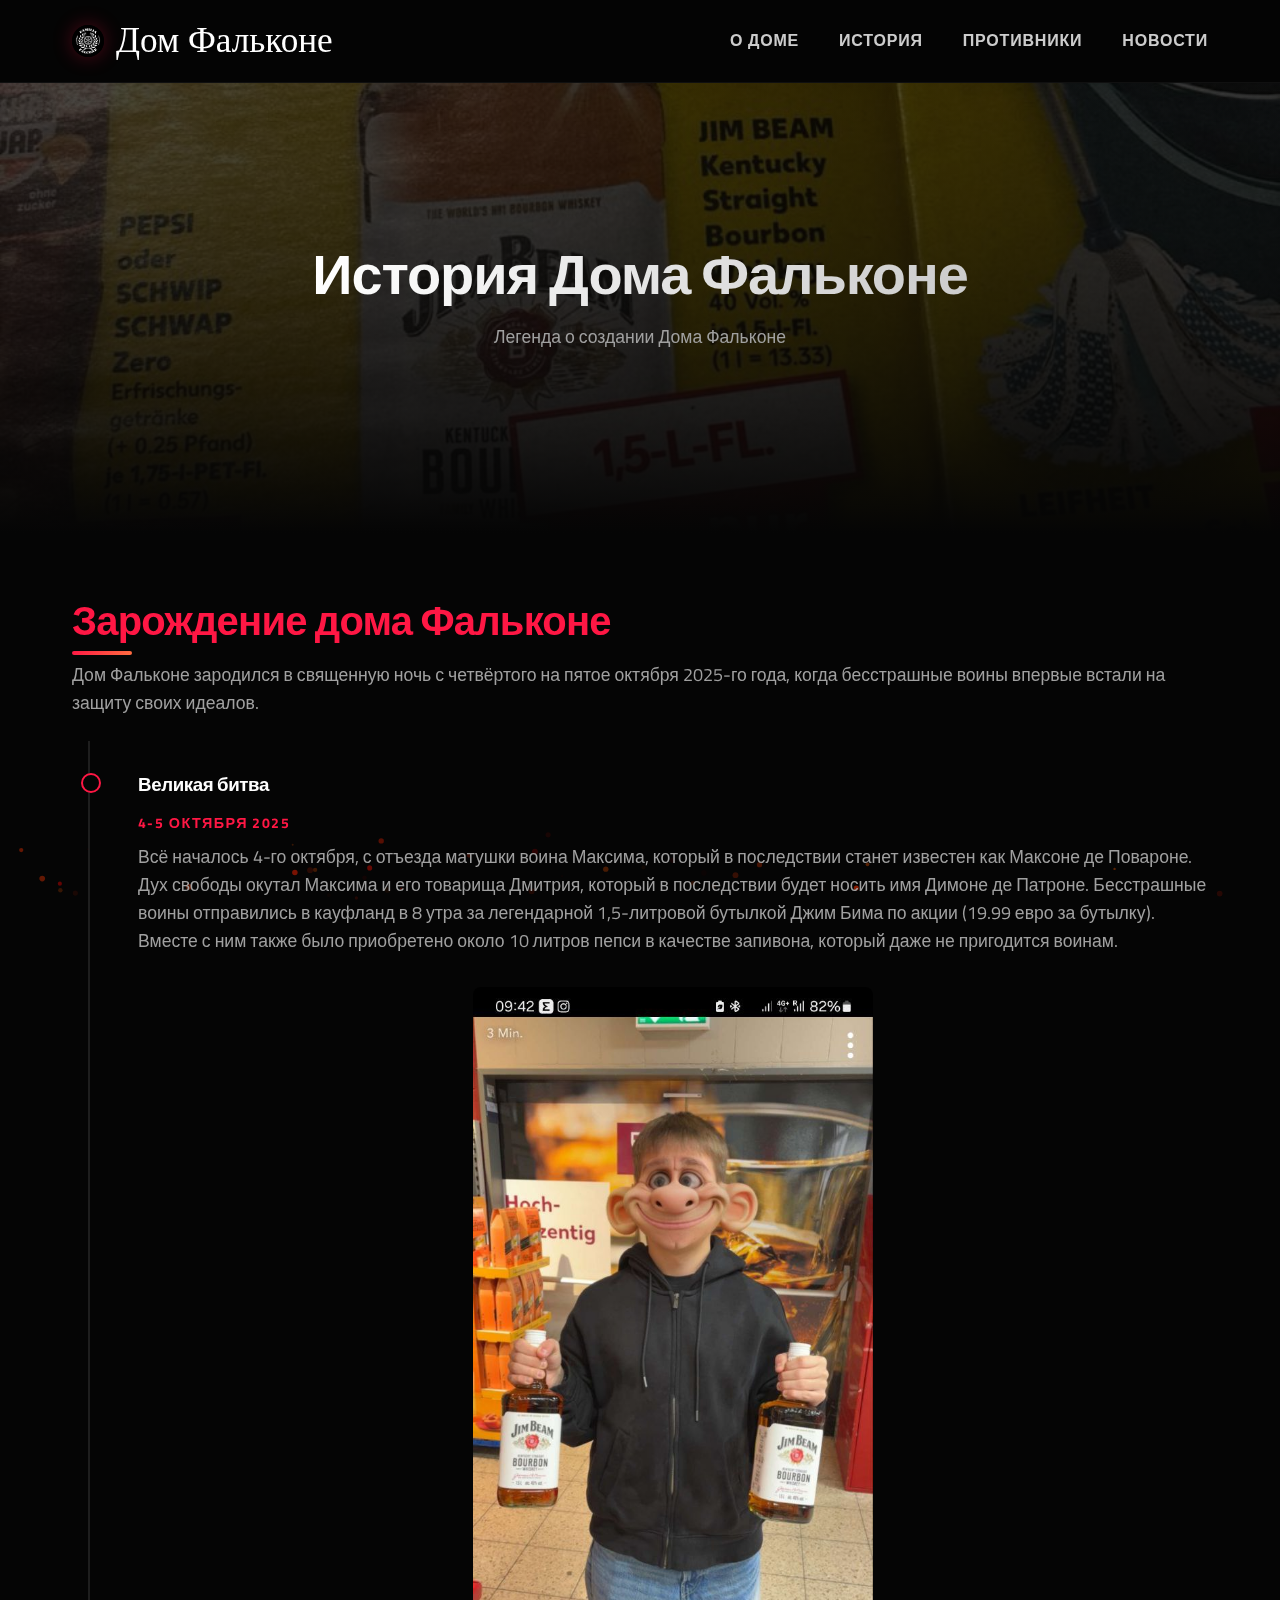
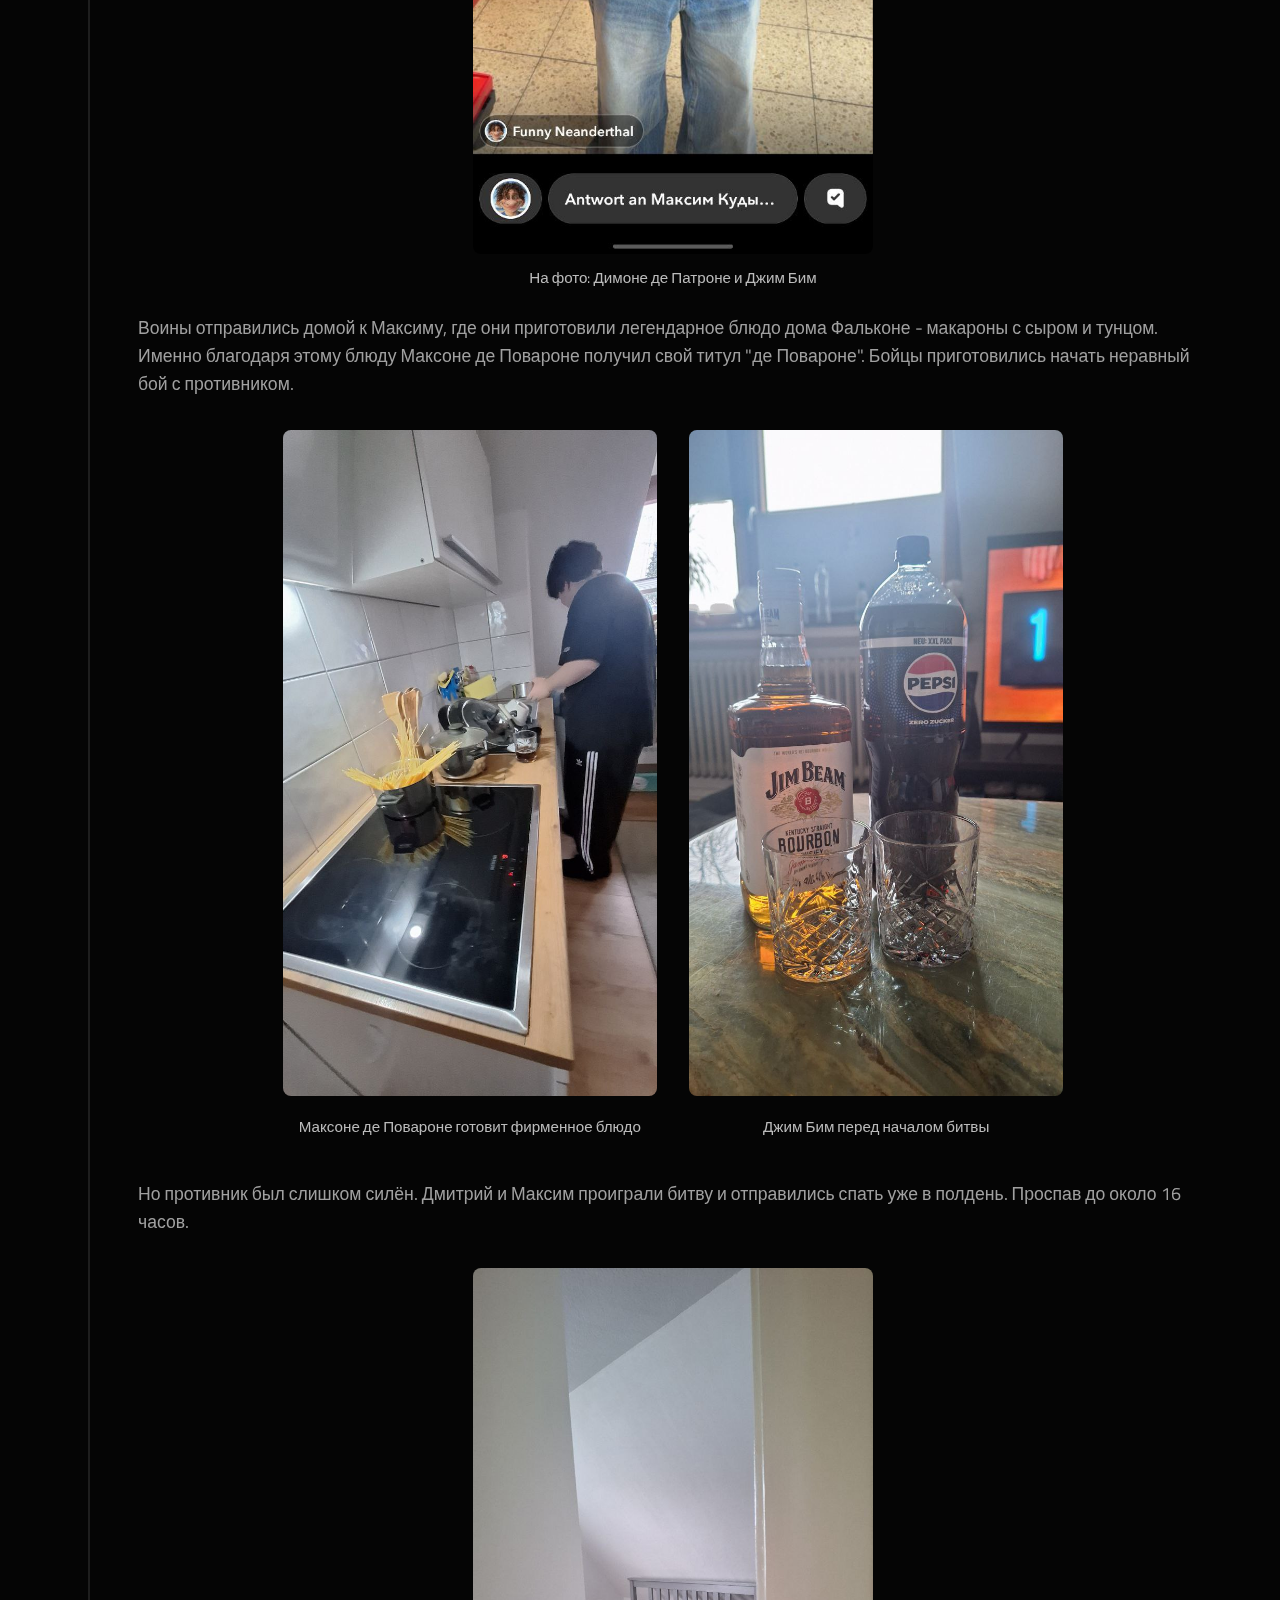
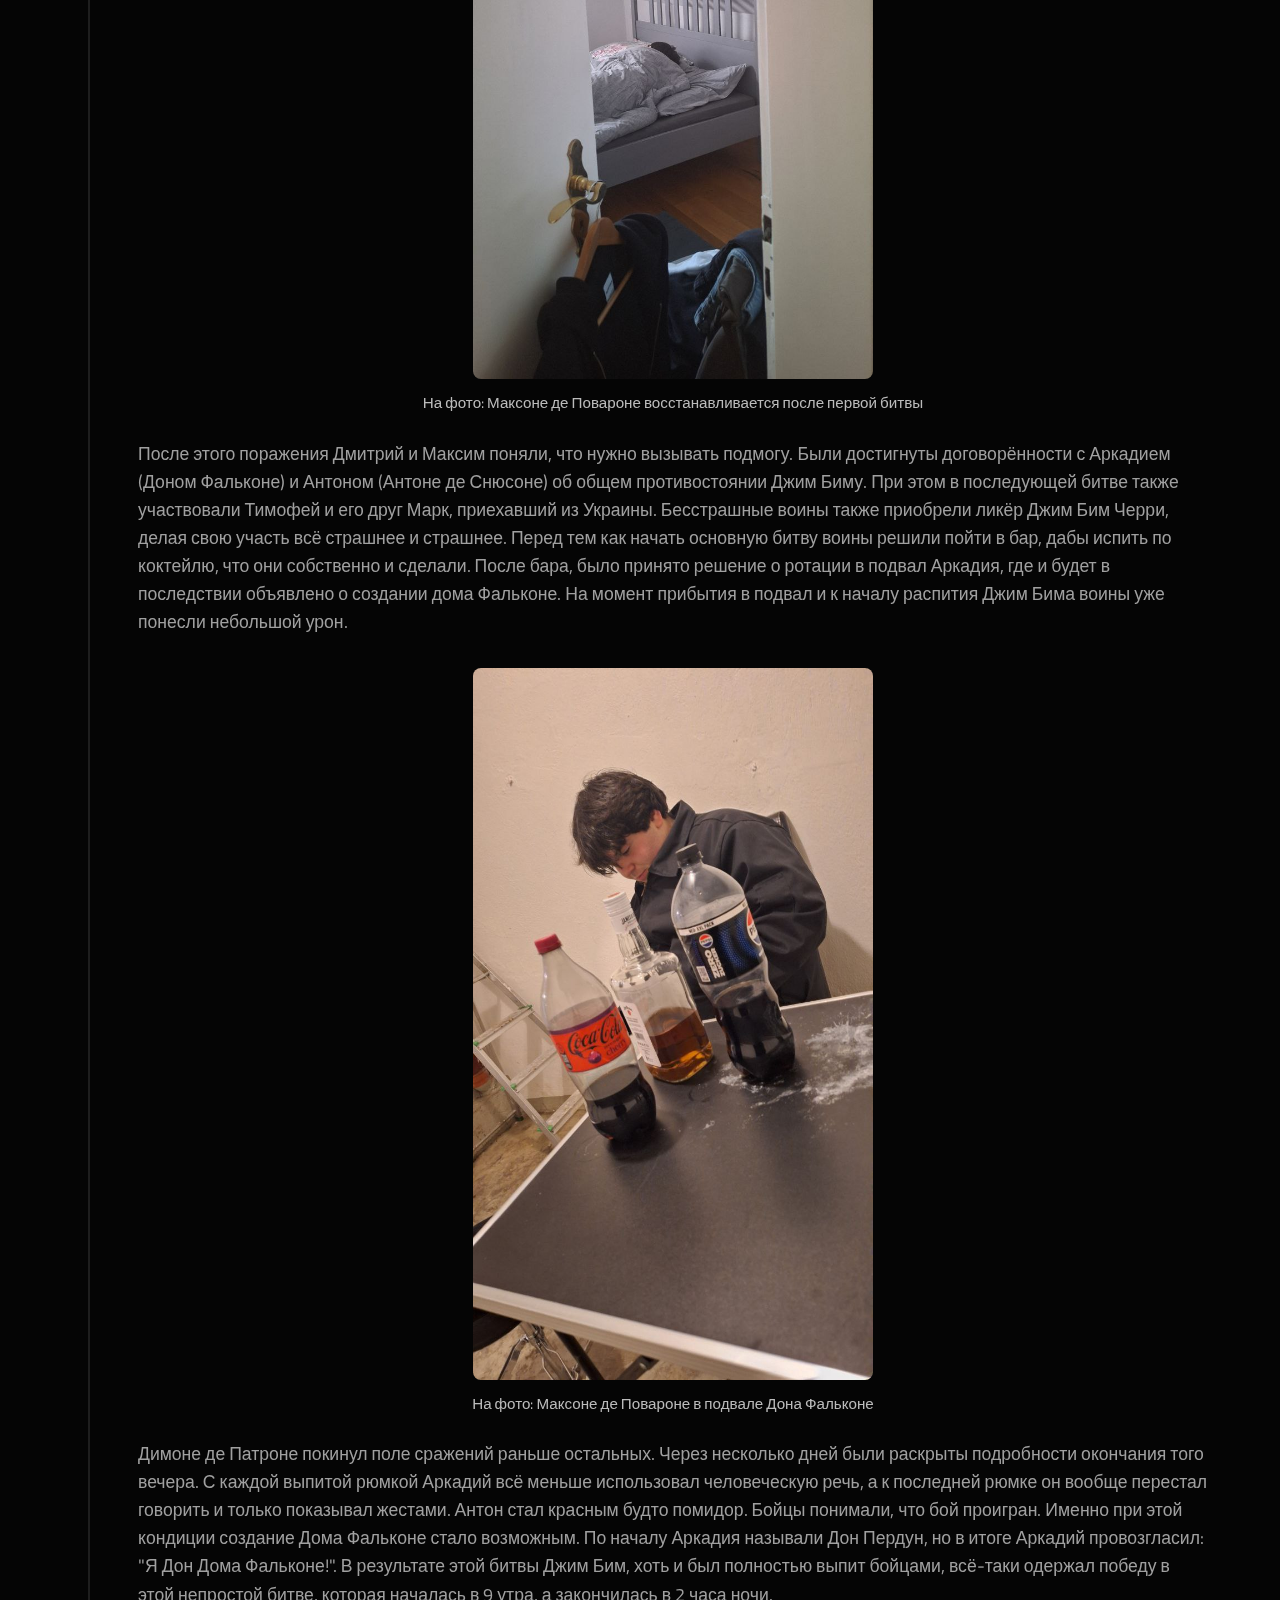
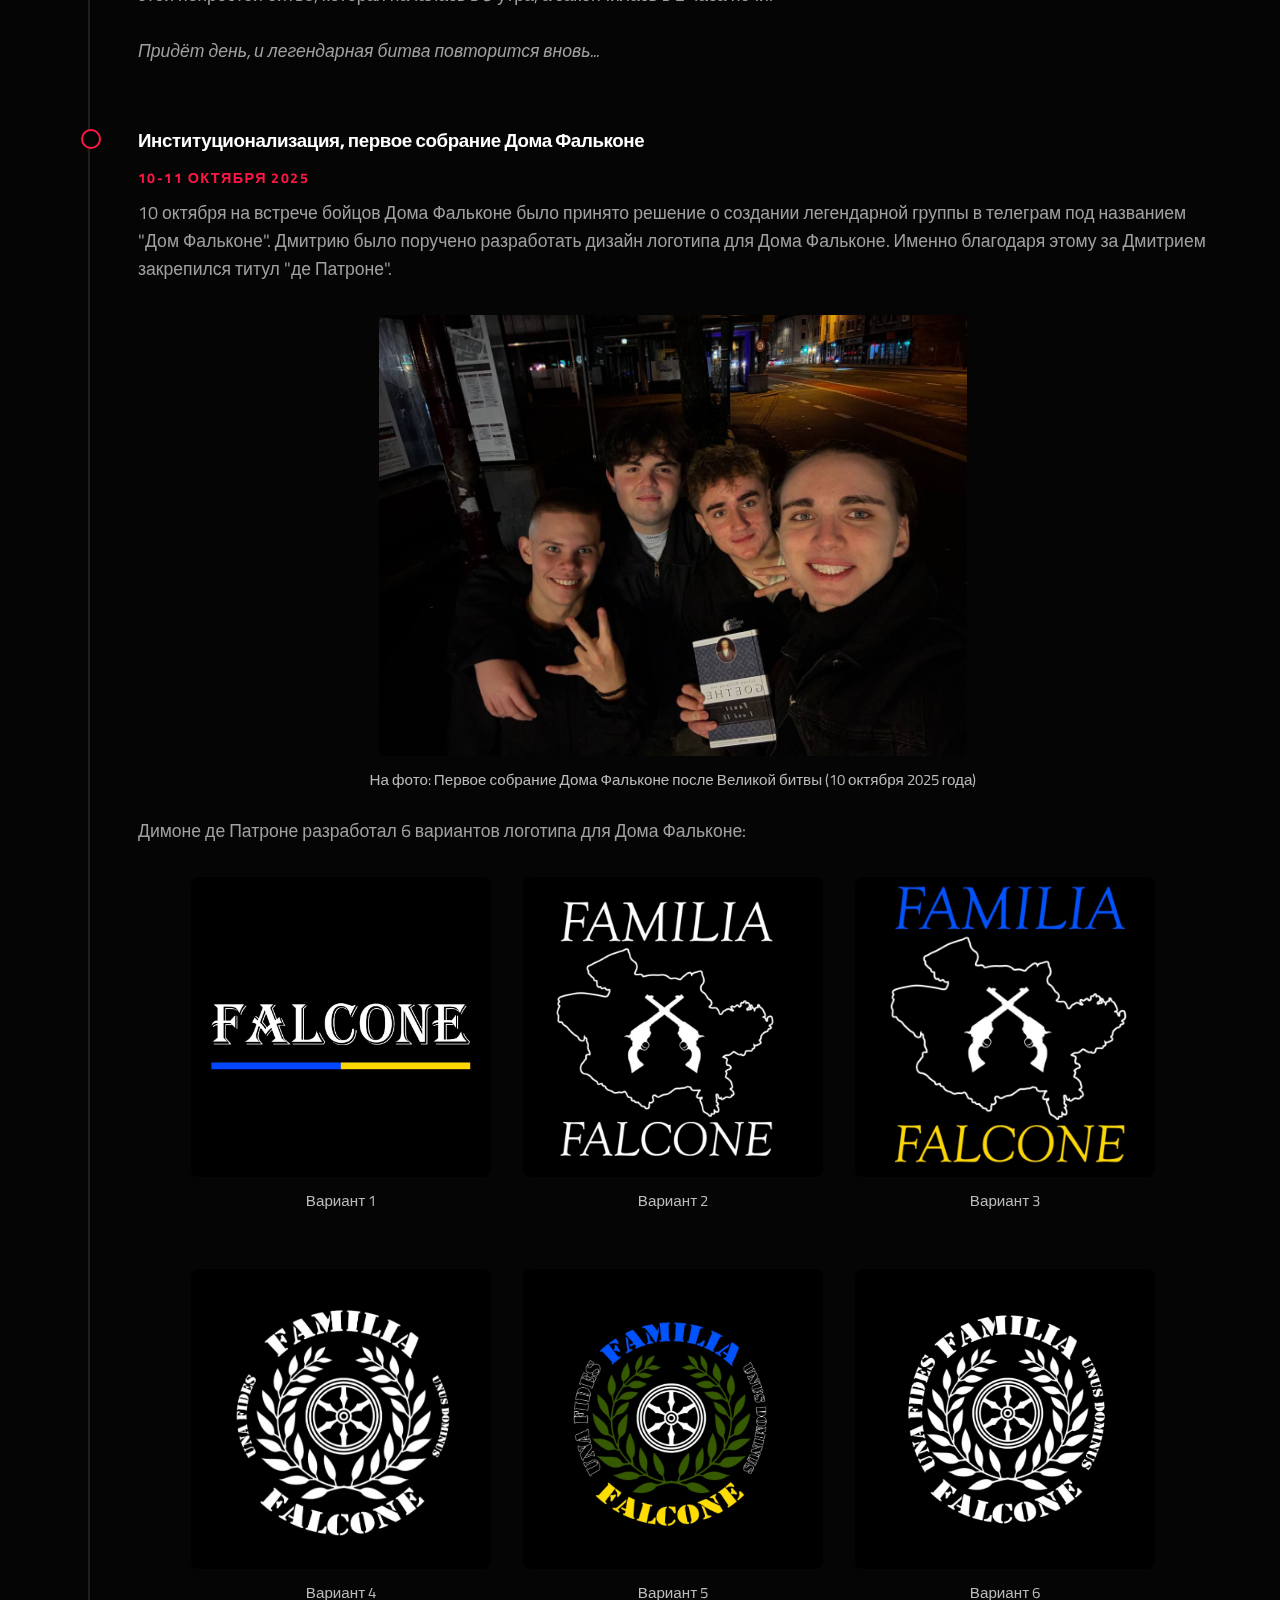
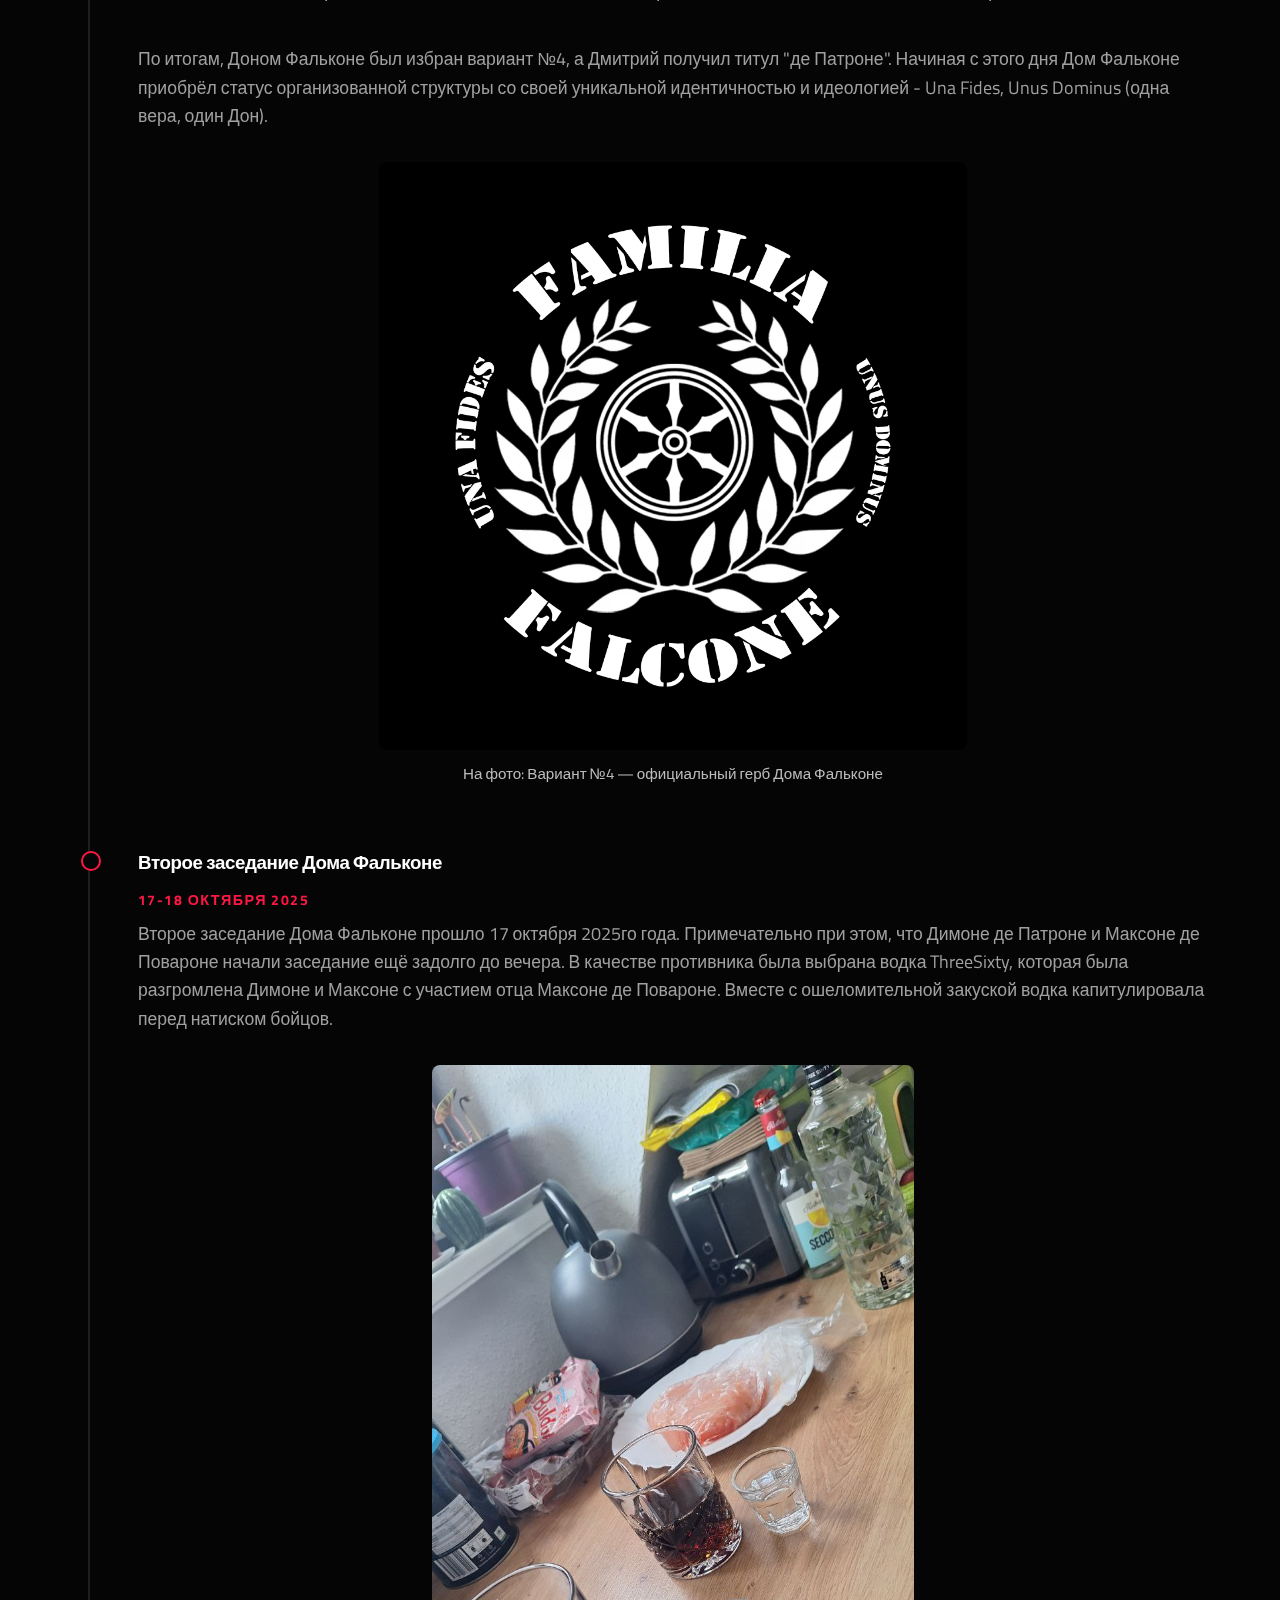
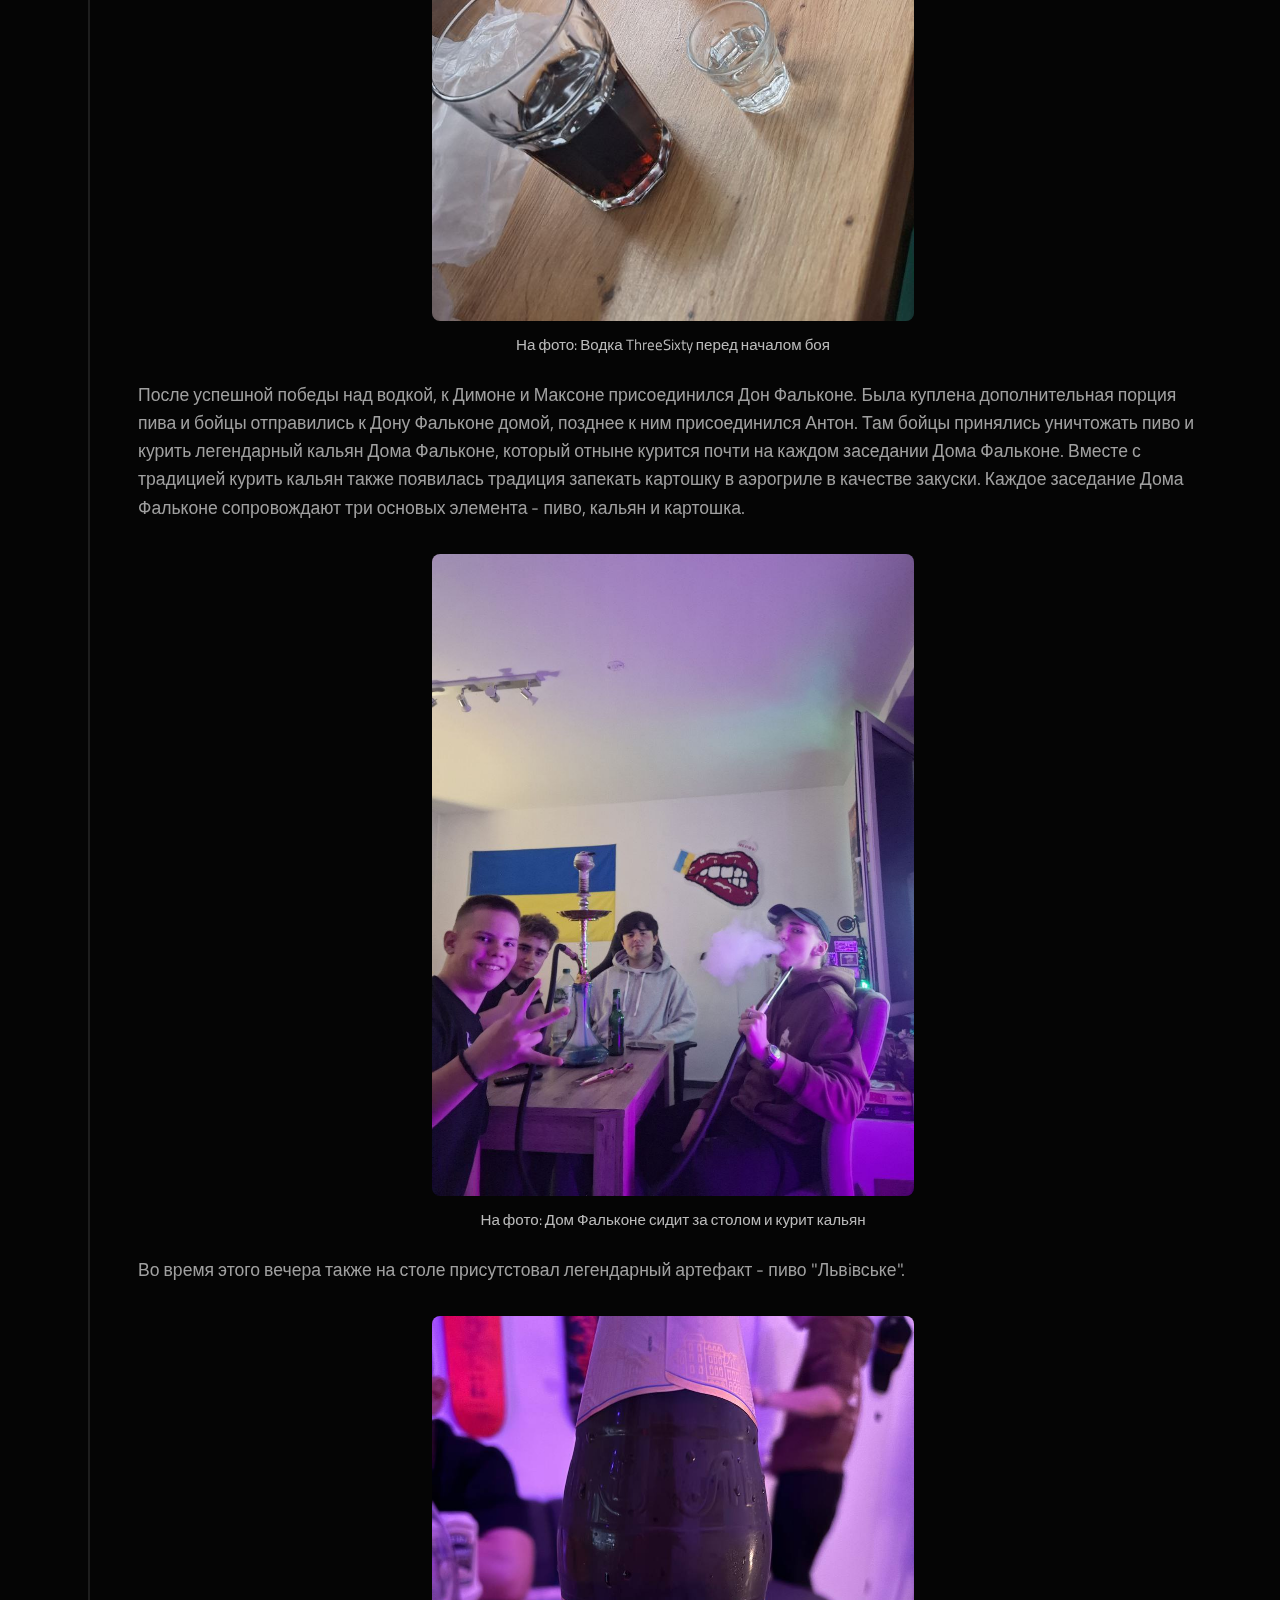
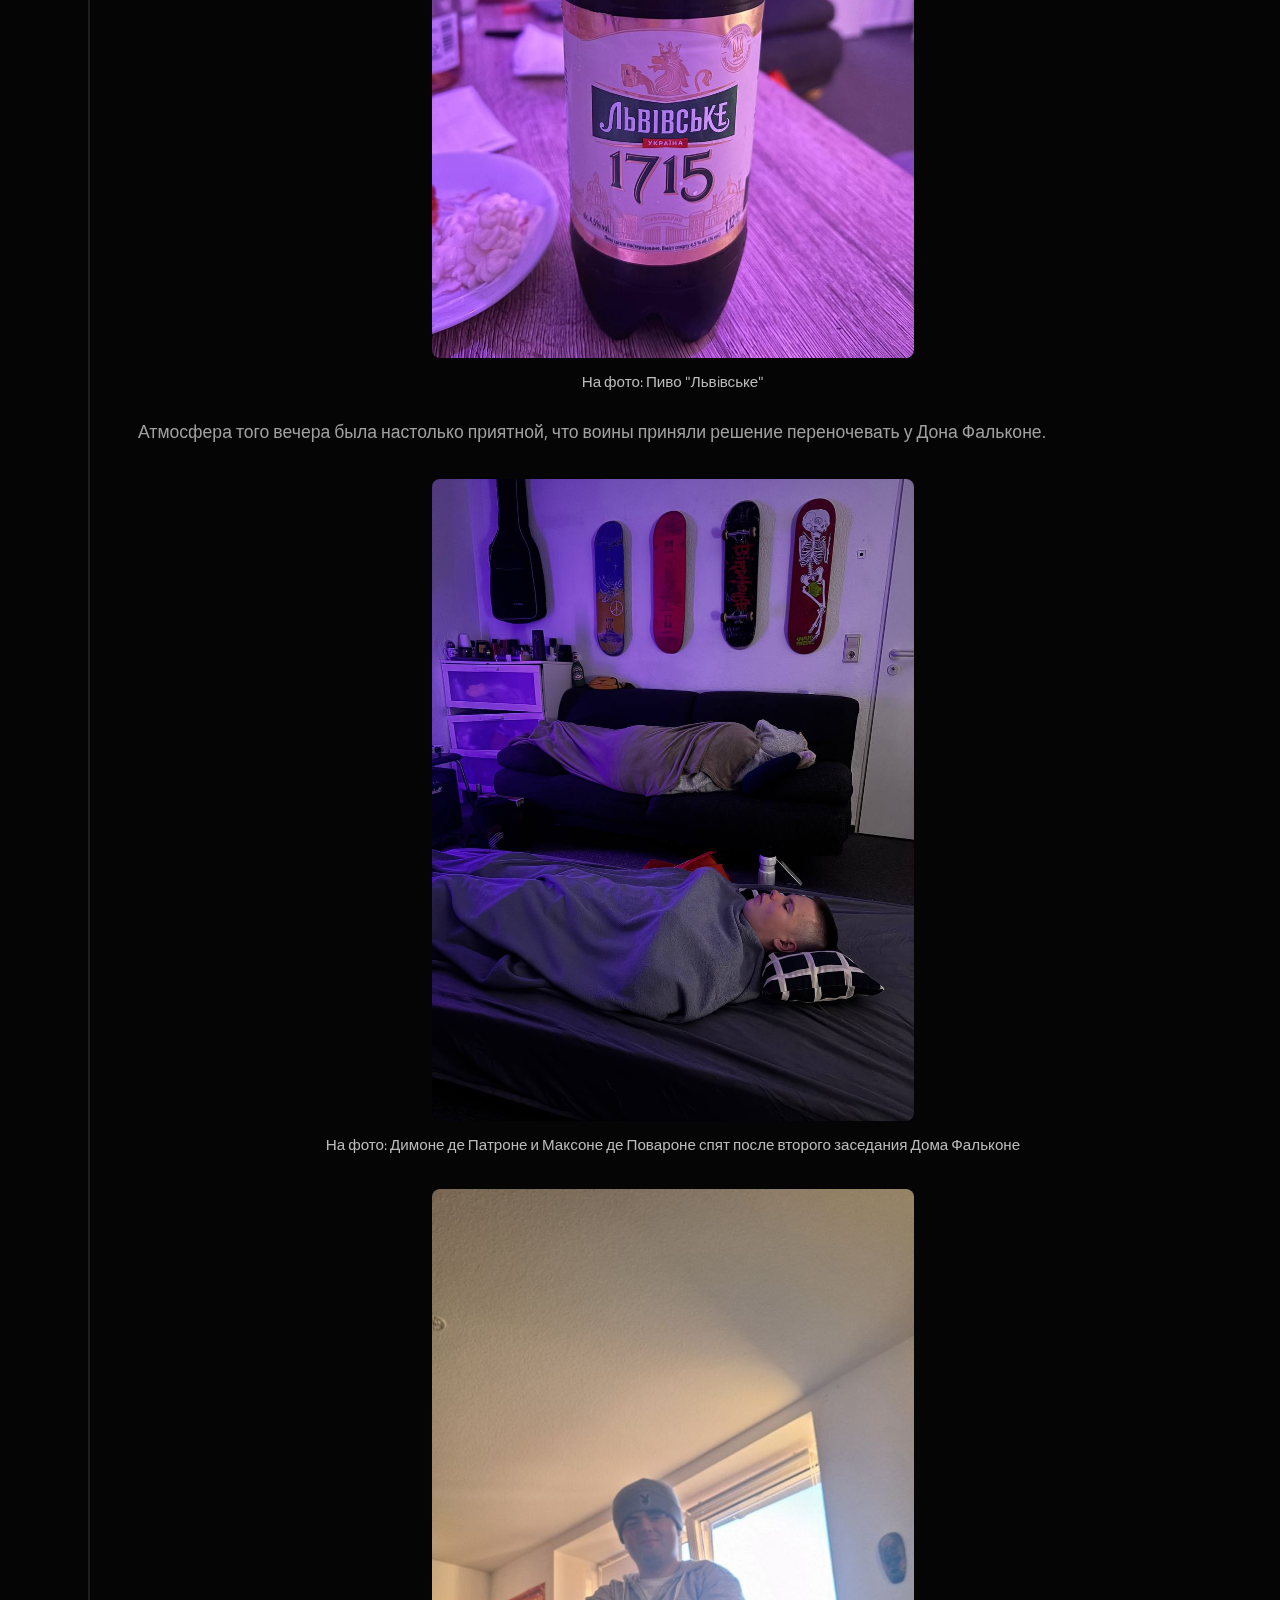
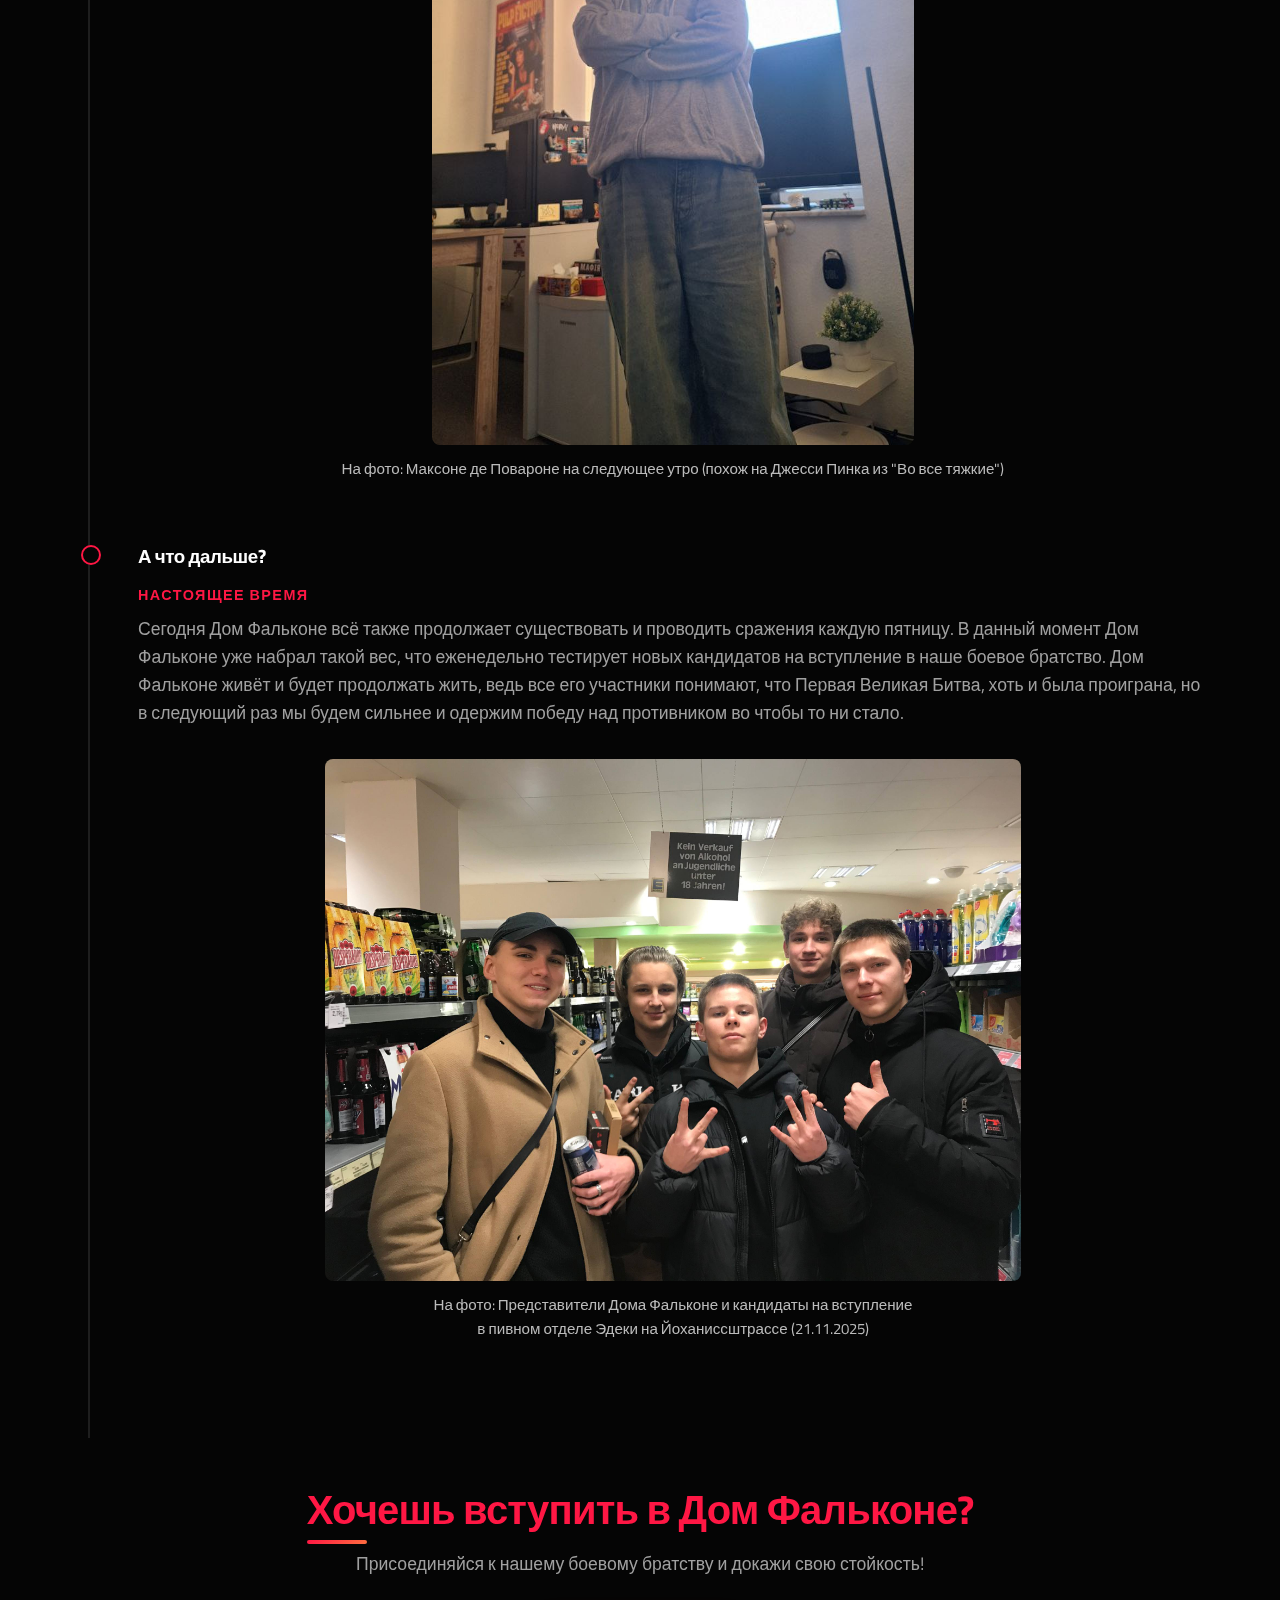
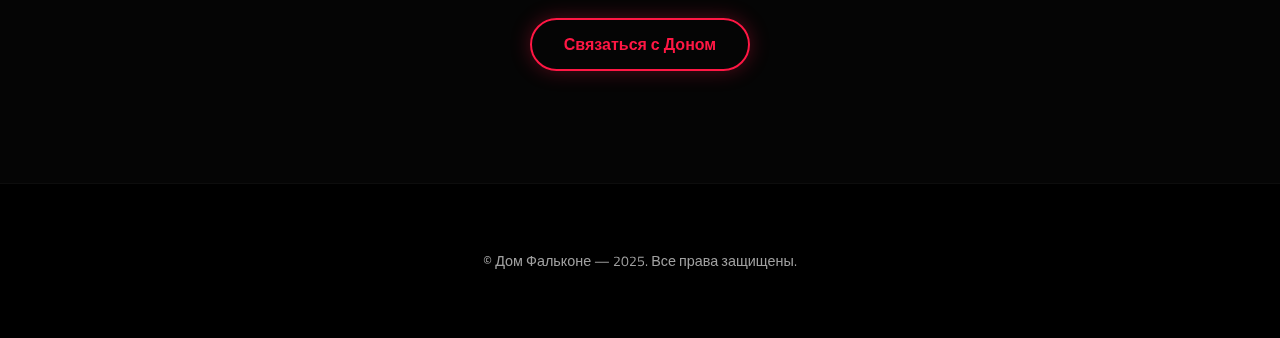
<file: public_html/history.html>
<!doctype html>
<html lang="ru">

<head>
    <meta charset="utf-8">
    <meta name="viewport" content="width=device-width,initial-scale=1">
    <title>История - Falcone</title>
    <link rel="preconnect" href="https://fonts.googleapis.com">
    <link href="https://fonts.googleapis.com/css2?family=Titillium+Web:wght@300;400;600;700&display=swap"
        rel="stylesheet">
    <link rel="stylesheet" href="/assets/css/style.css?v=1">
    <link rel="icon" href="assets/images/Falcone-circle.png" type="image/png">
</head>

<body>
    <header class="topbar">
        <div class="container topbar-inner">
            <div class="brand">
                <a href="index.html">
                    <div class="logo-mark" style="background: url('assets/images/Falcone.png') no-repeat center/cover;">
                    </div>
                    <span class="brand-title">Дом Фальконе</span>
                </a>
            </div>
            <nav class="nav">
                <a href="about.html">О доме</a>
                <a href="history.html">История</a>
                <a href="enemies.html">Противники</a>
                <a href="news.html">Новости</a>
            </nav>
        </div>
    </header>

    <div class="page-header" style="background: linear-gradient(rgba(0, 0, 0, 0.6), rgba(0, 0, 0, 0.3)), url('assets/images/JimBeam-Magazin.jpg') center/cover no-repeat; background-position: center 70%;">
        <div class="container">
            <h1>История Дома Фальконе</h1>
            <p>Легенда о создании Дома Фальконе</p>
        </div>
    </div>

    <main class="content-section">
        <div class="container">
            <div class="content-block">
                <h2>Зарождение дома Фальконе</h2>
                <p>Дом Фальконе зародился в священную ночь с четвёртого на пятое октября 2025-го года, когда бесстрашные воины впервые встали на защиту своих идеалов.</p>
            </div>

            <div class="timeline">
                <div class="timeline-item">
                    <h3>Великая битва</h3>
                    <div class="date">4-5 октября 2025</div>
                    <p>Всё началось 4-го октября, с отъезда матушки воина Максима, который в последствии станет известен как Максоне де Повароне. Дух свободы окутал Максима и его товарища Дмитрия, который в последствии будет носить имя Димоне де Патроне. Бесстрашные воины отправились в кауфланд в 8 утра за легендарной 1,5-литровой бутылкой Джим Бима по акции (19.99 евро за бутылку). Вместе с ним также было приобретено около 10 литров пепси в качестве запивона, который даже не пригодится воинам.</p>
                    <div style="display: flex; gap: 2rem; justify-content: center; flex-wrap: wrap; margin-top: 2rem;">
                    <img src="assets/images/history1.jpg" alt="Великая битва" style="width: 45%; max-width: 400px; border-radius: 8px;">
                        </div>
                    <p class="image-caption" style="font-size:0.95rem; color:#bbbbbb; margin-top:0.75rem; text-align: center;">
                        На фото: Димоне де Патроне и Джим Бим
                    </p>
                    <p style="margin-top: 1rem;">Воины отправились домой к Максиму, где они приготовили легендарное блюдо дома Фальконе - макароны с сыром и тунцом. Именно благодаря этому блюду Максоне де Повароне получил свой титул "де Повароне". Бойцы приготовились начать неравный бой с противником.</p>
                    <div style="display: flex; gap: 2rem; justify-content: center; flex-wrap: wrap; margin-top: 2rem;">
                <div style="display: flex; gap: 2rem; justify-content: center; flex-wrap: wrap;">
                    <div style="width: 45%; max-width: 400px;">
                        <img src="assets/images/history2.jpg" alt="Готовка" style="width: 100%; border-radius: 8px;">
                        <p class="image-caption" style="font-size:0.95rem; color:#bbbbbb; margin-top:0.75rem; text-align: center;">
                            Максоне де Повароне готовит фирменное блюдо
                        </p>
                    </div>
                    <div style="width: 45%; max-width: 400px;">
                        <img src="assets/images/history3.jpg" alt="Бурбон" style="width: 100%; border-radius: 8px;">
                        <p class="image-caption" style="font-size:0.95rem; color:#bbbbbb; margin-top:0.75rem; text-align: center;">
                            Джим Бим перед началом битвы
                        </p>
                    </div>
                </div>
            </div>
            <p style="margin-top: 1rem;">Но противник был слишком силён. Дмитрий и Максим проиграли битву и отправились спать уже в полдень. Проспав до около 16 часов.</p>
            <div style="display: flex; gap: 2rem; justify-content: center; flex-wrap: wrap; margin-top: 2rem;">
                    <img src="assets/images/history4.jpg" alt="Максим спит" style="width: 45%; max-width: 400px; border-radius: 8px;">
                        </div>
                    <p class="image-caption" style="font-size:0.95rem; color:#bbbbbb; margin-top:0.75rem; text-align: center;">
                        На фото: Максоне де Повароне восстанавливается после первой битвы
                    </p>

                    <p style="margin-top: 1rem;">После этого поражения Дмитрий и Максим поняли, что нужно вызывать подмогу. Были достигнуты договорённости с Аркадием (Доном Фальконе) и Антоном (Антоне де Снюсоне) об общем противостоянии Джим Биму. При этом в последующей битве также участвовали Тимофей и его друг Марк, приехавший из Украины. Бесстрашные воины также приобрели ликёр Джим Бим Черри, делая свою участь всё страшнее и страшнее. Перед тем как начать основную битву воины решили пойти в бар, дабы испить по коктейлю, что они собственно и сделали. После бара, было принято решение о ротации в подвал Аркадия, где и будет в последствии объявлено о создании дома Фальконе. На момент прибытия в подвал и к началу распития Джим Бима воины уже понесли небольшой урон.</p>

                      <div style="display: flex; gap: 2rem; justify-content: center; flex-wrap: wrap; margin-top: 2rem;">
                    <img src="assets/images/history5.jpg" alt="Воины в подвале" style="width: 45%; max-width: 400px; border-radius: 8px;">
                        </div>
                    <p class="image-caption" style="font-size:0.95rem; color:#bbbbbb; margin-top:0.75rem; text-align: center;">
                        На фото: Максоне де Повароне в подвале Дона Фальконе
                    </p>

                    <p style="margin-top: 1rem;">Димоне де Патроне покинул поле сражений раньше остальных. Через несколько дней были раскрыты подробности окончания того вечера. С каждой выпитой рюмкой Аркадий всё меньше использовал человеческую речь, а к последней рюмке он вообще перестал говорить и только показывал жестами. Антон стал красным будто помидор. Бойцы понимали, что бой проигран. Именно при этой кондиции создание Дома Фальконе стало возможным. По началу Аркадия называли Дон Пердун, но в итоге Аркадий провозгласил: "Я Дон Дома Фальконе!". В результате этой битвы Джим Бим, хоть и был полностью выпит бойцами, всё-таки одержал победу в этой непростой битве, которая началась в 9 утра, а закончилась в 2 часа ночи. 
                        <br>
                        <br><i>Придёт день, и легендарная битва повторится вновь...</i></p>

                </div>

                <div class="timeline-item">

                    <h3>Институционализация, первое собрание Дома Фальконе</h3>
                    <div class="date">10-11 октября 2025</div>
                    <p>10 октября на встрече бойцов Дома Фальконе было принято решение о создании легендарной группы в телеграм под названием "Дом Фальконе". Дмитрию было поручено разработать дизайн логотипа для Дома Фальконе. Именно благодаря этому за Дмитрием закрепился титул "де Патроне".</p>

                    <div style="display: flex; gap: 2rem; justify-content: center; flex-wrap: wrap; margin-top: 2rem;">
                    <img src="assets/images/history6.jpg" alt="Первое собрание" style="width: 55%; max-width: 800px; border-radius: 8px;">
                        </div>
                    <p class="image-caption" style="font-size:0.95rem; color:#bbbbbb; margin-top:0.75rem; text-align: center;">
                        На фото: Первое собрание Дома Фальконе после Великой битвы (10 октября 2025 года)
                    </p>

                    <p style="margin-top: 1rem;">Димоне де Патроне разработал 6 вариантов логотипа для Дома Фальконе:</p>

                    <style>
                        @keyframes glowPulse {
                            0% { 
                                box-shadow: 0 0 10px rgba(255, 23, 68, 0.3), inset 0 0 10px rgba(255, 23, 68, 0.1);
                            }
                            50% { 
                                box-shadow: 0 0 30px rgba(255, 23, 68, 0.6), inset 0 0 20px rgba(255, 23, 68, 0.2);
                            }
                            100% { 
                                box-shadow: 0 0 10px rgba(255, 23, 68, 0.3), inset 0 0 10px rgba(255, 23, 68, 0.1);
                            }
                        }
                        
                        @keyframes slideIn {
                            from {
                                transform: scale(0.95) rotateY(10deg);
                                opacity: 0.8;
                            }
                            to {
                                transform: scale(1.08) rotateY(0deg);
                                opacity: 1;
                            }
                        }
                        
                        .logo-item { 
                            transition: all 0.4s cubic-bezier(0.34, 1.56, 0.64, 1);
                            border-radius: 8px; 
                            position: relative;
                            perspective: 1000px;
                        }
                        
                        .logo-item:hover { 
                            animation: glowPulse 1.5s ease-in-out forwards;
                            transform: scale(1.08) translateY(-8px);
                        }
                        
                        .logo-item:hover img { 
                            transform: scale(1.1);
                        }
                    </style>

                    <div style="display: flex; gap: 2rem; justify-content: center; flex-wrap: wrap; margin-top: 2rem;">
                        <div class="logo-item" style="width: 30%; max-width: 300px;">
                            <div style="height: 300px; overflow: hidden; border-radius: 8px;">
                                <img src="assets/images/logo1.jpg" alt="Логотип 1" style="width: 100%; height: 100%; object-fit: cover; transition: transform 0.3s ease;">
                            </div>
                            <p class="image-caption" style="font-size:0.95rem; color:#bbbbbb; margin-top:0.75rem; text-align: center;">Вариант 1</p>
                        </div>
                        <div class="logo-item" style="width: 30%; max-width: 300px;">
                            <div style="height: 300px; overflow: hidden; border-radius: 8px;">
                                <img src="assets/images/logo2.jpg" alt="Логотип 2" style="width: 100%; height: 100%; object-fit: cover; transition: transform 0.3s ease;">
                            </div>
                            <p class="image-caption" style="font-size:0.95rem; color:#bbbbbb; margin-top:0.75rem; text-align: center;">Вариант 2</p>
                        </div>
                        <div class="logo-item" style="width: 30%; max-width: 300px;">
                            <div style="height: 300px; overflow: hidden; border-radius: 8px;">
                                <img src="assets/images/logo3.jpg" alt="Логотип 3" style="width: 100%; height: 100%; object-fit: cover; transition: transform 0.3s ease;">
                            </div>
                            <p class="image-caption" style="font-size:0.95rem; color:#bbbbbb; margin-top:0.75rem; text-align: center;">Вариант 3</p>
                        </div>
                        <div class="logo-item" style="width: 30%; max-width: 300px;">
                            <div style="height: 300px; overflow: hidden; border-radius: 8px;">
                                <img src="assets/images/logo4.jpg" alt="Логотип 4" style="width: 100%; height: 100%; object-fit: cover; transition: transform 0.3s ease;">
                            </div>
                            <p class="image-caption" style="font-size:0.95rem; color:#bbbbbb; margin-top:0.75rem; text-align: center;">Вариант 4</p>
                        </div>
                        <div class="logo-item" style="width: 30%; max-width: 300px;">
                            <div style="height: 300px; overflow: hidden; border-radius: 8px;">
                                <img src="assets/images/logo5.jpg" alt="Логотип 5" style="width: 100%; height: 100%; object-fit: cover; transition: transform 0.3s ease;">
                            </div>
                            <p class="image-caption" style="font-size:0.95rem; color:#bbbbbb; margin-top:0.75rem; text-align: center;">Вариант 5</p>
                        </div>
                        <div class="logo-item" style="width: 30%; max-width: 300px;">
                            <div style="height: 300px; overflow: hidden; border-radius: 8px;">
                                <img src="assets/images/logo6.jpg" alt="Логотип 6" style="width: 100%; height: 100%; object-fit: cover; transition: transform 0.3s ease;">
                            </div>
                            <p class="image-caption" style="font-size:0.95rem; color:#bbbbbb; margin-top:0.75rem; text-align: center;">Вариант 6</p>
                        </div>
                    </div>

                    <p style="margin-top: 1rem;">По итогам, Доном Фальконе был избран вариант №4, а Дмитрий получил титул "де Патроне". Начиная с этого дня Дом Фальконе приобрёл статус организованной структуры со своей уникальной идентичностью и идеологией - Una Fides, Unus Dominus (одна вера, один Дон).</p>

                    <div style="display: flex; gap: 2rem; justify-content: center; flex-wrap: wrap; margin-top: 2rem;">
                    <img src="assets/images/Falcone.png" alt="Герб Дома Фальконе" style="width: 55%; max-width: 800px; border-radius: 8px;">
                        </div>
                    <p class="image-caption" style="font-size:0.95rem; color:#bbbbbb; margin-top:0.75rem; text-align: center;">
                        На фото: Вариант №4 — официальный герб Дома Фальконе
                    </p>


                </div>

                <div class="timeline-item">
                    <h3>Второе заседание Дома Фальконе</h3>
                    <div class="date">17-18 октября 2025</div>
                    <p>Второе заседание Дома Фальконе прошло 17 октября 2025го года. Примечательно при этом, что Димоне де Патроне и Максоне де Повароне начали заседание ещё задолго до вечера. В качестве противника была выбрана водка ThreeSixty, которая была разгромлена Димоне и Максоне с участием отца Максоне де Повароне. Вместе с ошеломительной закуской водка капитулировала перед натиском бойцов.</p>

                    <div style="display: flex; gap: 2rem; justify-content: center; flex-wrap: wrap; margin-top: 2rem;">
                    <img src="assets/images/history7.jpg" alt="Водка с колой" style="width: 45%; max-width: 800px; border-radius: 8px;">
                        </div>
                    <p class="image-caption" style="font-size:0.95rem; color:#bbbbbb; margin-top:0.75rem; text-align: center;">
                        На фото: Водка ThreeSixty перед началом боя
                    </p>

                    <p style="margin-top: 1rem;">После успешной победы над водкой, к Димоне и Максоне присоединился Дон Фальконе. Была куплена дополнительная порция пива и бойцы отправились к Дону Фальконе домой, позднее к ним присоединился Антон. Там бойцы принялись уничтожать пиво и курить легендарный кальян Дома Фальконе, который отныне курится почти на каждом заседании Дома Фальконе. Вместе с традицией курить кальян также появилась традиция запекать картошку в аэрогриле в качестве закуски. Каждое заседание Дома Фальконе сопровождают три основых элемента - пиво, кальян и картошка.</p>

                    <div style="display: flex; gap: 2rem; justify-content: center; flex-wrap: wrap; margin-top: 2rem;">
                    <img src="assets/images/history8.jpg" alt="Воины курят кальян" style="width: 45%; max-width: 800px; border-radius: 8px;">
                        </div>
                    <p class="image-caption" style="font-size:0.95rem; color:#bbbbbb; margin-top:0.75rem; text-align: center;">
                        На фото: Дом Фальконе сидит за столом и курит кальян
                    </p>

                    <p style="margin-top: 1rem;">Во время этого вечера также на столе присутстовал легендарный артефакт - пиво "Львiвське".</p>

                    <div style="display: flex; gap: 2rem; justify-content: center; flex-wrap: wrap; margin-top: 2rem;">
                    <img src="assets/images/history9.jpg" alt="Львовское пиво" style="width: 45%; max-width: 800px; border-radius: 8px;">
                        </div>
                    <p class="image-caption" style="font-size:0.95rem; color:#bbbbbb; margin-top:0.75rem; text-align: center;">
                        На фото: Пиво "Львiвське"
                    </p>

                    <p style="margin-top: 1rem;">Атмосфера того вечера была настолько приятной, что воины приняли решение переночевать у Дона Фальконе.</p>

                    <div style="display: flex; gap: 2rem; justify-content: center; flex-wrap: wrap; margin-top: 2rem;">
                    <img src="assets/images/history10.jpg" alt="Димоне и Максоне спят" style="width: 45%; max-width: 800px; border-radius: 8px;">
                        </div>
                    <p class="image-caption" style="font-size:0.95rem; color:#bbbbbb; margin-top:0.75rem; text-align: center;">
                        На фото: Димоне де Патроне и Максоне де Повароне спят после второго заседания Дома Фальконе
                    </p>

                    <div style="display: flex; gap: 2rem; justify-content: center; flex-wrap: wrap; margin-top: 2rem;">
                    <img src="assets/images/history11.jpg" alt="Максоне Повароне в шапочке Джесси Пинка" style="width: 45%; max-width: 800px; border-radius: 8px;">
                        </div>
                    <p class="image-caption" style="font-size:0.95rem; color:#bbbbbb; margin-top:0.75rem; text-align: center;">
                        На фото: Максоне де Повароне на следующее утро (похож на Джесси Пинка из "Во все тяжкие")
                    </p>

                </div>

                <div class="timeline-item">
                    <h3>А что дальше?</h3>
                    <div class="date">Настоящее время</div>
                    <p>Сегодня Дом Фальконе всё также продолжает существовать и проводить сражения каждую пятницу. В данный момент Дом Фальконе уже набрал такой вес, что еженедельно тестирует новых кандидатов на вступление в наше боевое братство. Дом Фальконе живёт и будет продолжать жить, ведь все его участники понимают, что Первая Великая Битва, хоть и была проиграна, но в следующий раз мы будем сильнее и одержим победу над противником во чтобы то ни стало.</p>

                    <div style="display: flex; gap: 2rem; justify-content: center; flex-wrap: wrap; margin-top: 2rem;">
                    <img src="assets/images/history12.jpg" alt="Дом Фальконе и приближённые в пивном отделе Эдеки" style="width: 65%; max-width: 800px; border-radius: 8px;">
                        </div>
                    <p class="image-caption" style="font-size:0.95rem; color:#bbbbbb; margin-top:0.75rem; text-align: center;">
                        На фото: Представители Дома Фальконе и кандидаты на вступление <br>
                        в пивном отделе Эдеки на Йоханиссштрассе (21.11.2025)
                    </p>

                </div>
            </div>
        </div>
        <section class="join-section">
            <div class="container">
            <div style="text-align: center; padding: 3rem 0;">
            <h2>Хочешь вступить в Дом Фальконе?</h2>
            <p>Присоединяйся к нашему боевому братству и докажи свою стойкость!</p>
            <a href="mailto:contact@falcone.local" class="btn-primary" style="display: inline-block; padding: 12px 32px; background: transparent; color: #ff1744; text-decoration: none; border-radius: 50px; font-weight: 600; transition: all 0.3s ease; border: 2px solid #ff1744; margin-top: 1rem; cursor: pointer;" onmouseover="this.style.background='linear-gradient(135deg, #ff1744, #d32f2f)'; this.style.color='white';" onmouseout="this.style.background='transparent'; this.style.color='#ff1744';">Связаться с Доном</a>
            </div>
            </div>
        </section>
    </main>

    <footer class="site-footer">
        <div class="container">
            <small>© Дом Фальконе — 2025. Все права защищены.</small>
        </div>
    </footer>
    <script src="/assets/js/main.js"></script>
</body>

</html>
</file>
<file: assets/css/style.css>
:root {
    --color-bg: #050505;
    --color-surface: #121212;
    --color-surface-transparent: rgba(18, 18, 18, 0.8);
    --color-text: #ffffff;
    --color-text-muted: #a0a0a0;
    --color-primary: #ff1744;
    --color-primary-dark: #d50000;
    --color-accent: #ff6e40;
    --gradient-primary: linear-gradient(135deg, var(--color-primary), var(--color-accent));
    --shadow-sm: 0 4px 6px rgba(0, 0, 0, 0.3);
    --shadow-lg: 0 10px 30px rgba(0, 0, 0, 0.5);
    --shadow-glow: 0 0 20px rgba(255, 23, 68, 0.3);
    --font-main: 'Titillium Web', sans-serif;
    --transition: all 0.3s cubic-bezier(0.4, 0, 0.2, 1);
}

* {
    margin: 0;
    padding: 0;
    box-sizing: border-box;
}

html {
    scroll-behavior: smooth;
}

body {
    background-color: var(--color-bg);
    color: var(--color-text);
    font-family: var(--font-main);
    line-height: 1.6;
    font-weight: 400;
    overflow-x: hidden;
}

/* Typography */
h1,
h2,
h3,
h4,
h5,
h6 {
    font-weight: 700;
    line-height: 1.2;
    margin-bottom: 1rem;
    letter-spacing: -0.02em;
}

h1 {
    font-size: 3.5rem;
    background: linear-gradient(to right, #fff, #ccc);
    -webkit-background-clip: text;
    background-clip: text;
    -webkit-text-fill-color: transparent;
}

h2 {
    font-size: 2.5rem;
    color: var(--color-primary);
    position: relative;
    display: inline-block;
}

h2::after {
    content: '';
    position: absolute;
    bottom: -10px;
    left: 0;
    width: 60px;
    height: 4px;
    background: var(--gradient-primary);
    border-radius: 2px;
}

p {
    color: var(--color-text-muted);
    font-size: 1.1rem;
    margin-bottom: 1.5rem;
}

a {
    text-decoration: none;
    color: inherit;
    transition: var(--transition);
}

/* Layout */
.container {
    max-width: 1200px;
    margin: 0 auto;
    padding: 0 2rem;
}

/* Navigation */
.topbar {
    background: rgba(5, 5, 5, 0.85);
    backdrop-filter: blur(12px);
    -webkit-backdrop-filter: blur(12px);
    padding: 0.8rem 0;
    position: sticky;
    top: 0;
    z-index: 1000;
    border-bottom: 1px solid rgba(255, 255, 255, 0.05);
}

.topbar-inner {
    display: flex;
    justify-content: space-between;
    align-items: center;
}

.brand a {
    display: flex;
    align-items: center;
    gap: 12px;
    font-size: 2.2rem;
    font-weight: normal;
    letter-spacing: 0;
    text-transform: none;
    text-shadow: none;
    font-family: 'Edwardian Script ITC', 'Snell Roundhand', 'Savoye LET', 'Brush Script MT', cursive;
}

.logo-mark {
    width: 32px;
    height: 32px;
    border-radius: 50%;
    box-shadow: var(--shadow-glow);
}

.nav {
    display: flex;
    gap: 2.5rem;
}

.nav a {
    font-size: 1rem;
    font-weight: 600;
    text-transform: uppercase;
    letter-spacing: 0.05em;
    position: relative;
    opacity: 0.8;
}

.nav a:hover {
    color: var(--color-primary);
    opacity: 1;
    text-shadow: 0 0 10px rgba(255, 23, 68, 0.4);
}

.nav a::after {
    content: '';
    position: absolute;
    bottom: -5px;
    left: 0;
    width: 0;
    height: 2px;
    background: var(--color-primary);
    transition: var(--transition);
}

.nav a:hover::after {
    width: 100%;
}

/* Hero Section */
.hero {
    min-height: 100vh;
    display: flex;
    align-items: center;
    justify-content: center;
    position: relative;
    overflow: hidden;
}

.hero-bg {
    position: absolute;
    top: 0;
    left: 0;
    width: 100%;
    height: 100%;
    z-index: -1;
    background-size: cover;
    background-position: center;
    filter: brightness(0.4);
    transform: scale(1.1);
    transition: transform 10s ease;
}

.hero:hover .hero-bg {
    transform: scale(1);
}

.hero-content {
    text-align: center;
    z-index: 1;
    max-width: 800px;
    padding: 2rem;
    background: rgba(0, 0, 0, 0.4);
    backdrop-filter: blur(4px);
    border-radius: 20px;
    border: 1px solid rgba(255, 255, 255, 0.1);
    box-shadow: var(--shadow-lg);
    animation: fadeInUp 1s ease-out;
}

/* Page Header */
.page-header {
    height: 50vh;
    display: flex;
    align-items: center;
    justify-content: center;
    text-align: center;
    position: relative;
    background-size: cover;
    background-position: center;
    margin-bottom: 4rem;
}

.page-header::before {
    content: '';
    position: absolute;
    top: 0;
    left: 0;
    width: 100%;
    height: 100%;
    background: linear-gradient(to bottom, rgba(5, 5, 5, 0.3), var(--color-bg));
}

.page-header .container {
    position: relative;
    z-index: 1;
}

/* Components */
.btn {
    display: inline-flex;
    justify-content: center;
    align-items: center;
    padding: 14px 32px;
    border-radius: 50px;
    font-weight: 700;
    text-transform: uppercase;
    letter-spacing: 0.05em;
    cursor: pointer;
    transition: var(--transition);
    border: none;
    outline: none;
    text-align: center;
    min-width: 200px;
}

.btn-primary {
    background: var(--gradient-primary);
    color: white;
    box-shadow: var(--shadow-glow);
}

.btn-primary:hover {
    transform: translateY(-3px);
    box-shadow: 0 10px 20px rgba(255, 23, 68, 0.5);
}

.btn-ghost {
    background: transparent;
    border: 2px solid rgba(255, 255, 255, 0.2);
    color: white;
}

.btn-ghost:hover {
    border-color: white;
    background: rgba(255, 255, 255, 0.1);
}

.card {
    background: var(--color-surface);
    border: 1px solid rgba(255, 255, 255, 0.05);
    border-radius: 16px;
    padding: 2rem;
    transition: var(--transition);
    position: relative;
    overflow: hidden;
}

.card::before {
    content: '';
    position: absolute;
    top: 0;
    left: 0;
    width: 100%;
    height: 4px;
    background: var(--gradient-primary);
    opacity: 0;
    transition: var(--transition);
}

.card:hover {
    transform: translateY(-10px);
    background: #1a1a1a;
    box-shadow: var(--shadow-lg);
    border-color: rgba(255, 23, 68, 0.3);
}

.card:hover::before {
    opacity: 1;
}

/* Features Grid */
.features {
    display: grid;
    grid-template-columns: repeat(auto-fit, minmax(300px, 1fr));
    gap: 2rem;
    margin: 4rem 0;
}

.feature-card h3 {
    color: var(--color-primary);
    font-size: 1.5rem;
    margin-bottom: 1rem;
}

/* Members Gallery */
.members-gallery {
    display: grid;
    grid-template-columns: repeat(auto-fit, minmax(250px, 1fr));
    gap: 2rem;
    margin-top: 3rem;
}

.member-card {
    background: transparent;
    border: none;
    text-align: center;
}

.member-image {
    width: 100%;
    aspect-ratio: 3/4;
    overflow: hidden;
    border-radius: 12px;
    margin-bottom: 1.5rem;
    position: relative;
    box-shadow: var(--shadow-sm);
    transition: var(--transition);
}

.member-image img {
    width: 100%;
    height: 100%;
    object-fit: cover;
    transition: transform 0.5s ease;
    filter: grayscale(20%);
}

.member-card:hover .member-image {
    box-shadow: var(--shadow-glow);
    transform: scale(1.02);
}

.member-card:hover .member-image img {
    transform: scale(1.1);
    filter: grayscale(0%);
}

.member-card h3 {
    font-size: 1.25rem;
    color: white;
    transition: var(--transition);
}

.member-card:hover h3 {
    color: var(--color-primary);
}

/* Timeline */
.timeline {
    position: relative;
    padding: 2rem 0;
    border-left: 2px solid rgba(255, 255, 255, 0.1);
    margin-left: 1rem;
}

.timeline-item {
    margin-bottom: 4rem;
    padding-left: 3rem;
    position: relative;
}

.timeline-item::before {
    content: '';
    position: absolute;
    left: -9px;
    top: 0;
    width: 16px;
    height: 16px;
    background: var(--color-bg);
    border: 2px solid var(--color-primary);
    border-radius: 50%;
    transition: var(--transition);
}

.timeline-item:hover::before {
    background: var(--color-primary);
    box-shadow: 0 0 15px var(--color-primary);
}

.timeline-item .date {
    font-size: 0.9rem;
    color: var(--color-primary);
    font-weight: 700;
    text-transform: uppercase;
    letter-spacing: 0.1em;
    margin-bottom: 0.5rem;
}

/* Footer */
.site-footer {
    background: #000;
    border-top: 1px solid rgba(255, 255, 255, 0.05);
    padding: 4rem 0;
    text-align: center;
    margin-top: 4rem;
}

.site-footer small {
    color: var(--color-text-muted);
    font-size: 0.9rem;
}

/* Animations */
@keyframes fadeInUp {
    from {
        opacity: 0;
        transform: translateY(30px);
    }

    to {
        opacity: 1;
        transform: translateY(0);
    }
}

.animate-fade-up {
    animation: fadeInUp 0.8s ease-out forwards;
}

/* Responsive */
@media (max-width: 768px) {
    h1 {
        font-size: 2.5rem;
    }

    .nav {
        display: none;
    }

    /* Mobile menu would go here */
    .hero-content {
        padding: 1.5rem;
    }

    .features {
        grid-template-columns: 1fr;
    }
}

/* Hero Enhancements */
.hero-title {
    font-size: 5rem;
    font-weight: 900;
    text-transform: uppercase;
    letter-spacing: -0.02em;
    background: linear-gradient(to bottom right, #ffffff 30%, #a0a0a0);
    -webkit-background-clip: text;
    background-clip: text;
    -webkit-text-fill-color: transparent;
    text-shadow: 0 10px 30px rgba(0, 0, 0, 0.5);
    margin-bottom: 1.5rem;
    position: relative;
    z-index: 2;
    line-height: 1.1;
}

.hero-subtitle {
    font-size: 1.5rem;
    color: #e0e0e0;
    font-weight: 300;
    max-width: 600px;
    margin: 0 auto 3rem;
    text-shadow: 0 2px 4px rgba(0, 0, 0, 0.5);
}

/* Scroll Indicator */
.scroll-indicator {
    position: absolute;
    bottom: 2rem;
    left: 50%;
    transform: translateX(-50%);
    display: flex;
    flex-direction: column;
    align-items: center;
    gap: 0.5rem;
    opacity: 0.7;
    transition: opacity 0.3s;
    animation: bounce 2s infinite;
    cursor: pointer;
    z-index: 10;
}

.scroll-indicator:hover {
    opacity: 1;
}

.scroll-text {
    font-size: 0.8rem;
    text-transform: uppercase;
    letter-spacing: 0.2em;
    color: var(--color-text-muted);
}

.scroll-arrow {
    width: 20px;
    height: 20px;
    border-right: 2px solid var(--color-primary);
    border-bottom: 2px solid var(--color-primary);
    transform: rotate(45deg);
}

@keyframes bounce {

    0%,
    20%,
    50%,
    80%,
    100% {
        transform: translateX(-50%) translateY(0);
    }

    40% {
        transform: translateX(-50%) translateY(-10px);
    }

    60% {
        transform: translateX(-50%) translateY(-5px);
    }
}

@media (max-width: 768px) {
    .hero-title {
        font-size: 3rem;
    }

    .hero-subtitle {
        font-size: 1.2rem;
    }
}

/* Contact Form */
.contact-form {
    background: transparent;
    padding: 0;
    border: none;
}

.form-grid {
    display: grid;
    grid-template-columns: 1fr 2fr;
    gap: 2rem;
    align-items: start;
}

.form-group {
    margin-bottom: 0;
    text-align: left;
}

.form-group label {
    display: block;
    margin-bottom: 0.8rem;
    color: var(--color-primary);
    font-weight: 600;
    font-size: 1.1rem;
    letter-spacing: 0.05em;
}

.form-group input,
.form-group textarea {
    width: 100%;
    padding: 1.2rem;
    background: rgba(255, 255, 255, 0.03);
    backdrop-filter: blur(10px);
    -webkit-backdrop-filter: blur(10px);
    border: 1px solid rgba(255, 255, 255, 0.1);
    border-radius: 12px;
    color: white;
    font-family: var(--font-main);
    font-size: 1rem;
    transition: var(--transition);
}

.form-group input:focus,
.form-group textarea:focus {
    outline: none;
    border-color: var(--color-primary);
    box-shadow: 0 0 20px rgba(255, 23, 68, 0.15);
    background: rgba(255, 255, 255, 0.05);
}

.form-group textarea {
    resize: vertical;
    min-height: 200px;
}

@media (max-width: 768px) {
    .form-grid {
        grid-template-columns: 1fr;
        gap: 1.5rem;
    }
}
</file>
